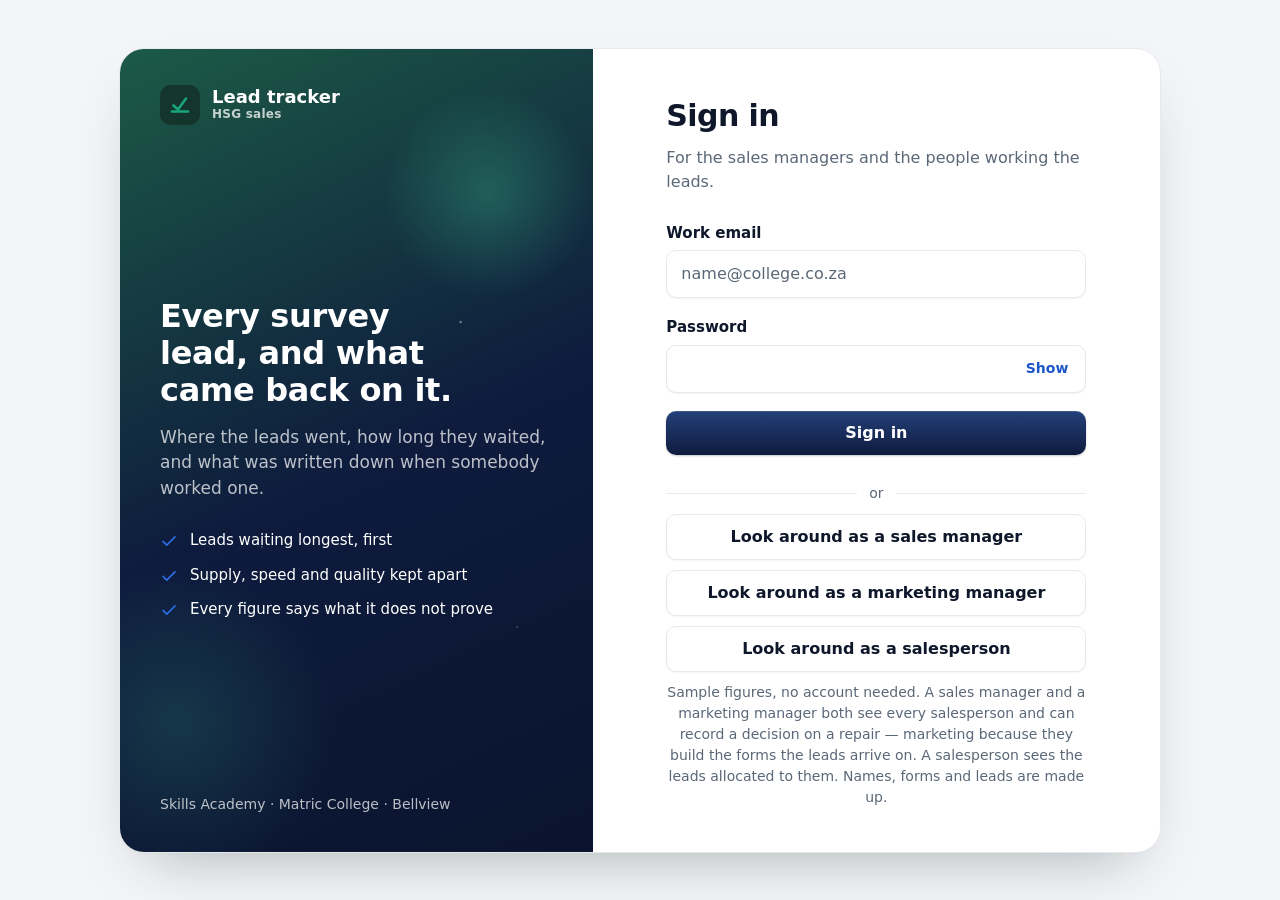
<file: index.html>
<!doctype html>
<html lang="en" data-page="auth">
<head>
  <meta charset="utf-8">
  <meta name="viewport" content="width=device-width, initial-scale=1, viewport-fit=cover">
  <meta http-equiv="Content-Security-Policy" content="default-src 'self'; script-src 'self'; style-src 'self' https://fonts.googleapis.com; font-src https://fonts.gstatic.com; img-src 'self' data:; form-action 'self'; base-uri 'self'; object-src 'none'">
  <meta name="theme-color" content="#F4F5F8" media="(prefers-color-scheme: light)">
  <meta name="referrer" content="strict-origin-when-cross-origin">
  <meta name="description" content="Sign in to the HSG lead tracker.">
  <title>Sign in · Lead tracker</title>
  <link rel="icon" href="assets/img/logo.svg?v=64898787" type="image/svg+xml">
  <link rel="preconnect" href="https://fonts.googleapis.com">
  <link rel="preconnect" href="https://fonts.gstatic.com" crossorigin>
  <link rel="stylesheet" href="https://fonts.googleapis.com/css2?family=Geist:wght@400;500;600;700&family=Geist+Mono:wght@500&display=swap">
  <link rel="stylesheet" href="assets/css/styles.css?v=a379cfd7">
  <script src="assets/js/shared/session.js?v=b1c901f2"></script>
</head>
<body>
  <a class="skip-link" href="#main">Skip to content</a>
  <div class="auth-layout">
    <aside class="auth-panel">
      <a class="brand" href="index.html"><img src="assets/img/logo.svg?v=64898787" width="40" height="40" alt=""><span class="brand-text"><b>Lead tracker</b><small>HSG sales</small></span></a>
      <div class="auth-panel-copy">
        <p class="auth-lead">Every survey lead, and what came back on it.</p>
        <p>Where the leads went, how long they waited, and what was written down when somebody worked one.</p>
        <ul class="auth-points">
          <li><svg width="18" height="18" viewBox="0 0 24 24" fill="none" stroke="currentColor" stroke-width="2" stroke-linecap="round" stroke-linejoin="round" aria-hidden="true"><path d="M4 12.5l5 5L20 6.5"/></svg>Leads waiting longest, first</li>
          <li><svg width="18" height="18" viewBox="0 0 24 24" fill="none" stroke="currentColor" stroke-width="2" stroke-linecap="round" stroke-linejoin="round" aria-hidden="true"><path d="M4 12.5l5 5L20 6.5"/></svg>Supply, speed and quality kept apart</li>
          <li><svg width="18" height="18" viewBox="0 0 24 24" fill="none" stroke="currentColor" stroke-width="2" stroke-linecap="round" stroke-linejoin="round" aria-hidden="true"><path d="M4 12.5l5 5L20 6.5"/></svg>Every figure says what it does not prove</li>
        </ul>
      </div>
      <p class="auth-panel-foot">Skills Academy · Matric College · Bellview</p>
    </aside>

    <main class="auth-main" id="main" tabindex="-1">
      <div class="auth-card">
        <a class="brand brand-mobile" href="index.html"><img src="assets/img/logo.svg?v=64898787" width="36" height="36" alt=""><span class="brand-text"><b>Lead tracker</b><small>HSG sales</small></span></a>

        <header>
          <h1>Sign in</h1>
          <p>For the sales managers and the people working the leads.</p>
        </header>

        <form class="form" method="post" data-not-connected>
          <div class="field">
            <label for="email">Work email</label>
            <input class="input" id="email" name="email" type="email" autocomplete="username" spellcheck="false" placeholder="name@college.co.za" required>
          </div>

          <div class="field">
            <label for="password">Password</label>
            <div class="password">
              <input class="input" id="password" name="password" type="password" autocomplete="current-password" required>
              <button type="button" data-toggle-password aria-controls="password" aria-pressed="false">Show</button>
            </div>
          </div>

          <button class="button" type="submit">Sign in</button>

          <div class="form-notice" role="status" tabindex="-1" hidden>
            <svg width="18" height="18" viewBox="0 0 24 24" fill="none" stroke="currentColor" stroke-width="2" stroke-linecap="round" aria-hidden="true"><circle cx="12" cy="12" r="9"/><path d="M12 11v6M12 7.5v.5"/></svg>
            <span>Signing in isn't switched on yet. You'll be able to use this page once accounts are set up.</span>
          </div>
        </form>

        <div class="demo">
          <p class="divider">or</p>
          <button class="button button-secondary" type="button" data-demo-sign-in="manager">Look around as a sales manager</button>
          <button class="button button-secondary" type="button" data-demo-sign-in="marketing">Look around as a marketing manager</button>
          <button class="button button-secondary" type="button" data-demo-sign-in="salesperson">Look around as a salesperson</button>
          <p class="field-hint">Sample figures, no account needed. A sales manager and a marketing manager both see every salesperson and can record a decision on a repair — marketing because they build the forms the leads arrive on. A salesperson sees the leads allocated to them. Names, forms and leads are made up.</p>
          <div class="form-notice" id="demo-blocked" role="status" tabindex="-1" hidden>
            <svg width="18" height="18" viewBox="0 0 24 24" fill="none" stroke="currentColor" stroke-width="2" stroke-linecap="round" aria-hidden="true"><circle cx="12" cy="12" r="9"/><path d="M12 11v6M12 7.5v.5"/></svg>
            <span>Your browser is blocking site storage, so the demo can't sign you in. Try a normal (not private) window.</span>
          </div>
        </div>
      </div>
    </main>
  </div>

  <script src="assets/js/shared/auth.js?v=9b4fdaf7"></script>
</body>
</html>
</file>
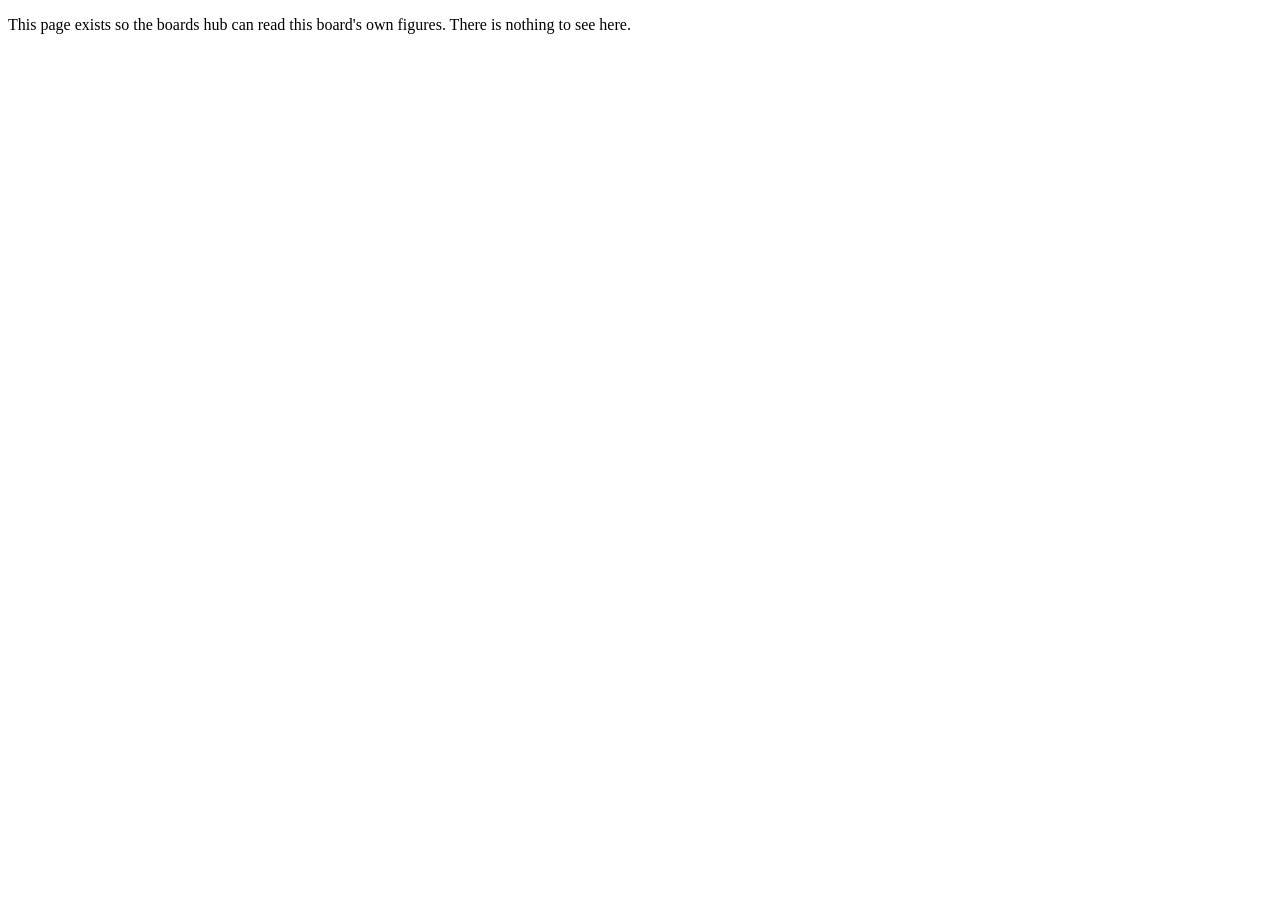
<file: summary.html>
<!doctype html>
<html lang="en">
<head>
  <meta charset="utf-8">
  <meta http-equiv="Content-Security-Policy" content="default-src 'none'; script-src 'self'; base-uri 'self'; form-action 'none'">
  <meta name="robots" content="noindex">
  <title>Lead tracker summary</title>
</head>
<body>
  <p>This page exists so the boards hub can read this board's own figures. There is nothing to see here.</p>
  <script src="assets/js/shared/data.js?v=a0acda4d"></script>
  <script src="assets/js/summary.js?v=09d9441c"></script>
</body>
</html>
</file>
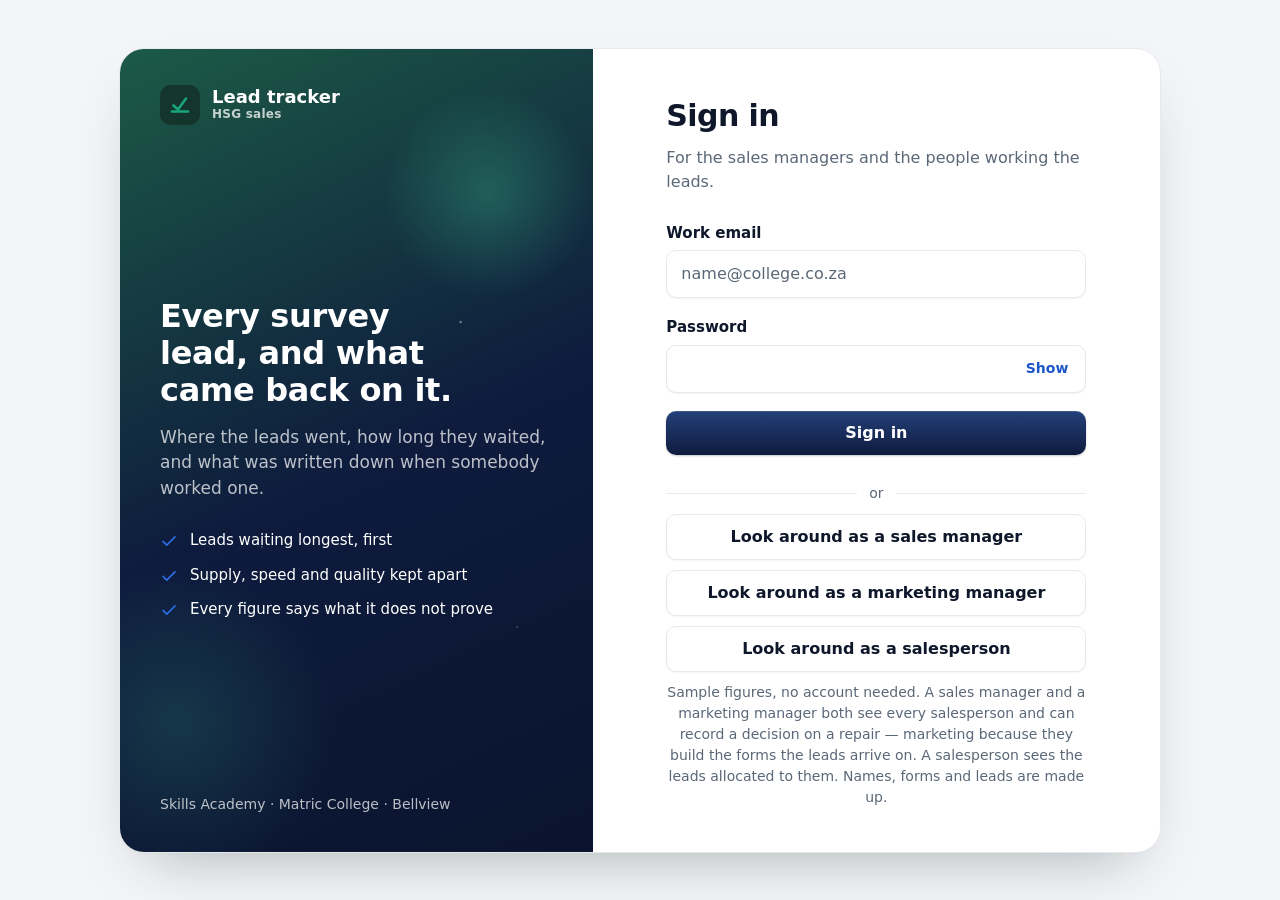
<file: pages/actions.html>
<!doctype html>
<html lang="en" data-page="app">
<head>
  <meta charset="utf-8">
  <meta name="viewport" content="width=device-width, initial-scale=1, viewport-fit=cover">
  <meta http-equiv="Content-Security-Policy" content="default-src 'self'; script-src 'self'; style-src 'self' https://fonts.googleapis.com; font-src https://fonts.gstatic.com; img-src 'self' data:; form-action 'self'; base-uri 'self'; object-src 'none'">
  <meta name="theme-color" content="#F4F5F8" media="(prefers-color-scheme: light)">
  <meta name="referrer" content="strict-origin-when-cross-origin">
  <meta name="robots" content="noindex">
  <meta name="description" content="What the Tally and survey lead records show today.">
  <title>Daily actions · Lead tracker</title>
  <link rel="icon" href="../assets/img/logo.svg?v=64898787" type="image/svg+xml">
  <link rel="preconnect" href="https://fonts.googleapis.com">
  <link rel="preconnect" href="https://fonts.gstatic.com" crossorigin>
  <link rel="stylesheet" href="https://fonts.googleapis.com/css2?family=Geist:wght@400;500;600;700&family=Geist+Mono:wght@500&display=swap">
  <link rel="stylesheet" href="../assets/css/styles.css?v=a379cfd7">
  <script src="../assets/js/shared/session.js?v=b1c901f2"></script>
</head>
<body>
  <a class="skip-link" href="#main">Skip to content</a>
  <div class="app" id="app">
    <aside class="sidebar" id="sidebar" aria-label="Main menu">
      <a class="brand" href="actions.html"><img src="../assets/img/logo.svg?v=64898787" width="36" height="36" alt=""><span class="brand-text"><b>Lead tracker</b><small>HSG sales</small></span></a>

      <nav class="menu" aria-label="Pages">
        <a class="menu-item" href="actions.html" aria-current="page">
          <svg viewBox="0 0 24 24" width="20" height="20" fill="none" stroke="currentColor" stroke-width="2" stroke-linecap="round" stroke-linejoin="round" aria-hidden="true"><path d="M4 12.5l5 5L20 6.5"/></svg>
          <span>Daily actions</span>
        </a>
        <a class="menu-item" href="team.html">
          <svg viewBox="0 0 24 24" width="20" height="20" fill="none" stroke="currentColor" stroke-width="2" stroke-linecap="round" stroke-linejoin="round" aria-hidden="true"><circle cx="9" cy="8" r="3.2"/><path d="M3.5 19.5a5.5 5.5 0 0 1 11 0"/><path d="M16.5 6.2a3 3 0 0 1 0 5.8M17.5 19.5a5.4 5.4 0 0 0-2.2-4.3"/></svg>
          <span>By salesperson</span>
        </a>
        <p class="menu-label">Leads</p>
        <a class="menu-item" href="waiting.html">
          <svg viewBox="0 0 24 24" width="20" height="20" fill="none" stroke="currentColor" stroke-width="2" stroke-linecap="round" stroke-linejoin="round" aria-hidden="true"><circle cx="12" cy="12" r="8.5"/><path d="M12 7.5V12l3 2"/></svg>
          <span>Waiting for evidence</span>
        </a>
        <a class="menu-item" href="notes.html">
          <svg viewBox="0 0 24 24" width="20" height="20" fill="none" stroke="currentColor" stroke-width="2" stroke-linecap="round" stroke-linejoin="round" aria-hidden="true"><path d="M6 3.5h9l4 4V20a1 1 0 0 1-1 1H6a1 1 0 0 1-1-1V4.5a1 1 0 0 1 1-1z"/><path d="M14.5 3.5V8H19"/><path d="M8.5 13h7M8.5 16.5h4"/></svg>
          <span>Note quality</span>
        </a>
        <p class="menu-label">Forms</p>
        <a class="menu-item" href="forms.html">
          <svg viewBox="0 0 24 24" width="20" height="20" fill="none" stroke="currentColor" stroke-width="2" stroke-linecap="round" stroke-linejoin="round" aria-hidden="true"><rect x="4" y="3.5" width="16" height="17" rx="2"/><path d="M8 8.5h8M8 12.5h8M8 16.5h4"/></svg>
          <span>Forms and alerts</span>
        </a>
        <a class="menu-item" href="repairs.html">
          <svg viewBox="0 0 24 24" width="20" height="20" fill="none" stroke="currentColor" stroke-width="2" stroke-linecap="round" stroke-linejoin="round" aria-hidden="true"><path d="M14.7 6.3a3.6 3.6 0 0 0 4.6 4.6l-8.6 8.6a2.2 2.2 0 0 1-3.1-3.1z"/><path d="M5 5l3 3"/></svg>
          <span>Repairs and checks</span>
        </a>
        <p class="menu-label">Evidence</p>
        <a class="menu-item" href="sources.html">
          <svg viewBox="0 0 24 24" width="20" height="20" fill="none" stroke="currentColor" stroke-width="2" stroke-linecap="round" stroke-linejoin="round" aria-hidden="true"><ellipse cx="12" cy="6" rx="8" ry="3"/><path d="M4 6v12c0 1.7 3.6 3 8 3s8-1.3 8-3V6"/><path d="M4 12c0 1.7 3.6 3 8 3s8-1.3 8-3"/></svg>
          <span>Sources and coverage</span>
        </a>
      </nav>

      <div class="sidebar-user">
        <span class="avatar" id="user-initials" aria-hidden="true"></span>
        <div><b id="user-name"></b><small id="user-role"></small></div>
        <button class="icon-button" id="sign-out" type="button" aria-label="Sign out" title="Sign out">
          <svg width="20" height="20" viewBox="0 0 24 24" fill="none" stroke="currentColor" stroke-width="2" stroke-linecap="round" stroke-linejoin="round" aria-hidden="true"><path d="M9 21H5a2 2 0 0 1-2-2V5a2 2 0 0 1 2-2h4"/><path d="M16 17l5-5-5-5M21 12H9"/></svg>
        </button>
      </div>
    </aside>

    <div class="scrim" id="scrim"></div>

    <div class="app-body">
      <header class="topbar">
        <button class="icon-button" id="menu-button" type="button" aria-label="Open menu" aria-controls="sidebar" aria-expanded="false">
          <svg width="22" height="22" viewBox="0 0 24 24" fill="none" stroke="currentColor" stroke-width="2" stroke-linecap="round" aria-hidden="true"><path d="M4 7h16M4 12h16M4 17h16"/></svg>
        </button>
        <a class="brand" href="actions.html"><img src="../assets/img/logo.svg?v=64898787" width="30" height="30" alt=""><span>Lead tracker</span></a>
      </header>

      <main class="app-main" id="main" tabindex="-1">
        <div class="page-header">
          <div>
            <h1>Daily actions</h1>
            <p class="page-note">What the lead records show today, and what is waiting on a decision.</p>
          </div>
        </div>

        <div class="start-here" id="start-here"></div>

        <div class="controls">
          <div class="segmented segmented-four" id="range-picker" role="group" aria-label="Period"></div>
          <label class="sr-only" for="college-filter">College</label>
          <select class="select" id="college-filter"></select>
          <label class="sr-only" for="lead-search">Search the leads</label>
          <input class="search" id="lead-search" type="search" placeholder="Search a person, a form or a lead" autocomplete="off">
          <button class="button button-secondary button-inline more-filters" id="more-filters" type="button" aria-expanded="false" aria-controls="more-filter-set">More filters</button>
          <div class="more-filter-set" id="more-filter-set" hidden>
            <label class="sr-only" for="person-filter">Salesperson</label>
            <select class="select" id="person-filter"></select>
            <div class="views" id="saved-views"></div>
          </div>
          <button class="button button-secondary button-inline" id="filters-clear" type="button" hidden>Show everything</button>
        </div>

        <p class="panel-note" id="lead-note" hidden></p>

        <section class="tiles tiles-three" id="lead-tiles" aria-label="Totals"></section>

        <div class="grid">
          <section class="panel span-7" aria-labelledby="ages-title">
            <div class="panel-head">
              <h2 id="ages-title">How long leads have been waiting</h2>
            </div>
            <div id="age-chart"></div>
            <p class="panel-note">Counted from the day the form was submitted to today, for leads with nothing recorded against them.</p>
          </section>

          <section class="panel span-5" aria-labelledby="evidence-title">
            <div class="panel-head">
              <h2 id="evidence-title">What evidence there is</h2>
            </div>
            <div class="ring-row" id="evidence-rings"></div>
            <p class="panel-note">A status with a date beside it is the only kind that can be checked afterwards. None of it proves the person was reached.</p>
          </section>

          <section class="panel span-12" aria-labelledby="questions-title">
            <div class="panel-head">
              <h2 id="questions-title">Five questions, in order</h2>
            </div>
            <ul class="decision-list" id="question-list"></ul>
          </section>

          <section class="panel span-7" aria-labelledby="status-title">
            <div class="panel-head">
              <h2 id="status-title">What people recorded</h2>
            </div>
            <div id="status-chart"></div>
            <p class="panel-note">The latest status on each lead that carries one. Leads with none are under What evidence there is.</p>
          </section>

          <section class="panel span-5" aria-labelledby="supply-title">
            <div class="panel-head">
              <h2 id="supply-title">Leads arriving by day</h2>
            </div>
            <div id="supply-chart"></div>
            <p class="panel-note">Every submission the board holds, counted on the day it came in.</p>
          </section>
        </div>
      </main>
    </div>
  </div>

  <div class="toast" id="toast" role="status" hidden></div>

  <script src="../assets/js/shared/data.js?v=a0acda4d"></script>
  <script src="../assets/js/shared/app.js?v=495cd782"></script>
  <script src="../assets/js/shared/lines.js?v=1865effe"></script>
  <script src="../assets/js/shared/views.js?v=2fb3dd97"></script>
  <script src="../assets/js/shared/charts.js?v=70aa3394"></script>
  <script src="../assets/js/shared/leads.js?v=53fa97dd"></script>
  <script src="../assets/js/pages/actions.js?v=6ec2bb60"></script>
</body>
</html>
</file>
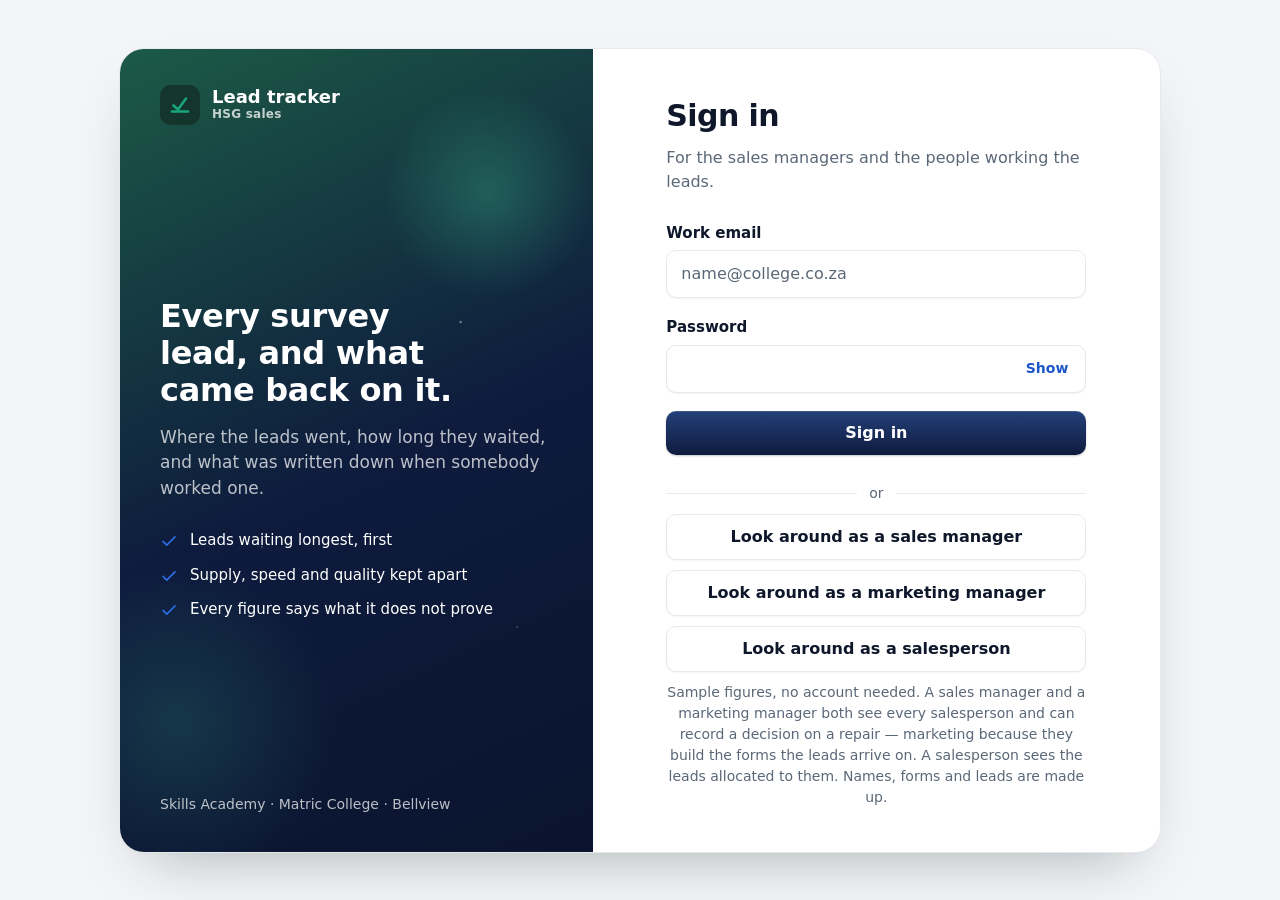
<file: pages/forms.html>
<!doctype html>
<html lang="en" data-page="app">
<head>
  <meta charset="utf-8">
  <meta name="viewport" content="width=device-width, initial-scale=1, viewport-fit=cover">
  <meta http-equiv="Content-Security-Policy" content="default-src 'self'; script-src 'self'; style-src 'self' https://fonts.googleapis.com; font-src https://fonts.gstatic.com; img-src 'self' data:; form-action 'self'; base-uri 'self'; object-src 'none'">
  <meta name="theme-color" content="#F4F5F8" media="(prefers-color-scheme: light)">
  <meta name="referrer" content="strict-origin-when-cross-origin">
  <meta name="robots" content="noindex">
  <meta name="description" content="The form register and what the checks found.">
  <title>Forms and alerts · Lead tracker</title>
  <link rel="icon" href="../assets/img/logo.svg?v=64898787" type="image/svg+xml">
  <link rel="preconnect" href="https://fonts.googleapis.com">
  <link rel="preconnect" href="https://fonts.gstatic.com" crossorigin>
  <link rel="stylesheet" href="https://fonts.googleapis.com/css2?family=Geist:wght@400;500;600;700&family=Geist+Mono:wght@500&display=swap">
  <link rel="stylesheet" href="../assets/css/styles.css?v=a379cfd7">
  <script src="../assets/js/shared/session.js?v=b1c901f2"></script>
</head>
<body>
  <a class="skip-link" href="#main">Skip to content</a>
  <div class="app" id="app">
    <aside class="sidebar" id="sidebar" aria-label="Main menu">
      <a class="brand" href="actions.html"><img src="../assets/img/logo.svg?v=64898787" width="36" height="36" alt=""><span class="brand-text"><b>Lead tracker</b><small>HSG sales</small></span></a>

      <nav class="menu" aria-label="Pages">
        <a class="menu-item" href="actions.html">
          <svg viewBox="0 0 24 24" width="20" height="20" fill="none" stroke="currentColor" stroke-width="2" stroke-linecap="round" stroke-linejoin="round" aria-hidden="true"><path d="M4 12.5l5 5L20 6.5"/></svg>
          <span>Daily actions</span>
        </a>
        <a class="menu-item" href="team.html">
          <svg viewBox="0 0 24 24" width="20" height="20" fill="none" stroke="currentColor" stroke-width="2" stroke-linecap="round" stroke-linejoin="round" aria-hidden="true"><circle cx="9" cy="8" r="3.2"/><path d="M3.5 19.5a5.5 5.5 0 0 1 11 0"/><path d="M16.5 6.2a3 3 0 0 1 0 5.8M17.5 19.5a5.4 5.4 0 0 0-2.2-4.3"/></svg>
          <span>By salesperson</span>
        </a>
        <p class="menu-label">Leads</p>
        <a class="menu-item" href="waiting.html">
          <svg viewBox="0 0 24 24" width="20" height="20" fill="none" stroke="currentColor" stroke-width="2" stroke-linecap="round" stroke-linejoin="round" aria-hidden="true"><circle cx="12" cy="12" r="8.5"/><path d="M12 7.5V12l3 2"/></svg>
          <span>Waiting for evidence</span>
        </a>
        <a class="menu-item" href="notes.html">
          <svg viewBox="0 0 24 24" width="20" height="20" fill="none" stroke="currentColor" stroke-width="2" stroke-linecap="round" stroke-linejoin="round" aria-hidden="true"><path d="M6 3.5h9l4 4V20a1 1 0 0 1-1 1H6a1 1 0 0 1-1-1V4.5a1 1 0 0 1 1-1z"/><path d="M14.5 3.5V8H19"/><path d="M8.5 13h7M8.5 16.5h4"/></svg>
          <span>Note quality</span>
        </a>
        <p class="menu-label">Forms</p>
        <a class="menu-item" href="forms.html" aria-current="page">
          <svg viewBox="0 0 24 24" width="20" height="20" fill="none" stroke="currentColor" stroke-width="2" stroke-linecap="round" stroke-linejoin="round" aria-hidden="true"><rect x="4" y="3.5" width="16" height="17" rx="2"/><path d="M8 8.5h8M8 12.5h8M8 16.5h4"/></svg>
          <span>Forms and alerts</span>
        </a>
        <a class="menu-item" href="repairs.html">
          <svg viewBox="0 0 24 24" width="20" height="20" fill="none" stroke="currentColor" stroke-width="2" stroke-linecap="round" stroke-linejoin="round" aria-hidden="true"><path d="M14.7 6.3a3.6 3.6 0 0 0 4.6 4.6l-8.6 8.6a2.2 2.2 0 0 1-3.1-3.1z"/><path d="M5 5l3 3"/></svg>
          <span>Repairs and checks</span>
        </a>
        <p class="menu-label">Evidence</p>
        <a class="menu-item" href="sources.html">
          <svg viewBox="0 0 24 24" width="20" height="20" fill="none" stroke="currentColor" stroke-width="2" stroke-linecap="round" stroke-linejoin="round" aria-hidden="true"><ellipse cx="12" cy="6" rx="8" ry="3"/><path d="M4 6v12c0 1.7 3.6 3 8 3s8-1.3 8-3V6"/><path d="M4 12c0 1.7 3.6 3 8 3s8-1.3 8-3"/></svg>
          <span>Sources and coverage</span>
        </a>
      </nav>

      <div class="sidebar-user">
        <span class="avatar" id="user-initials" aria-hidden="true"></span>
        <div><b id="user-name"></b><small id="user-role"></small></div>
        <button class="icon-button" id="sign-out" type="button" aria-label="Sign out" title="Sign out">
          <svg width="20" height="20" viewBox="0 0 24 24" fill="none" stroke="currentColor" stroke-width="2" stroke-linecap="round" stroke-linejoin="round" aria-hidden="true"><path d="M9 21H5a2 2 0 0 1-2-2V5a2 2 0 0 1 2-2h4"/><path d="M16 17l5-5-5-5M21 12H9"/></svg>
        </button>
      </div>
    </aside>

    <div class="scrim" id="scrim"></div>

    <div class="app-body">
      <header class="topbar">
        <button class="icon-button" id="menu-button" type="button" aria-label="Open menu" aria-controls="sidebar" aria-expanded="false">
          <svg width="22" height="22" viewBox="0 0 24 24" fill="none" stroke="currentColor" stroke-width="2" stroke-linecap="round" aria-hidden="true"><path d="M4 7h16M4 12h16M4 17h16"/></svg>
        </button>
        <a class="brand" href="actions.html"><img src="../assets/img/logo.svg?v=64898787" width="30" height="30" alt=""><span>Lead tracker</span></a>
      </header>

      <main class="app-main" id="main" tabindex="-1">
        <div class="page-header">
          <div>
            <h1>Forms and alerts</h1>
            <p class="page-note">Every form we know about, and what a check found on it.</p>
          </div>
        </div>

        <p class="notice">
          <svg width="18" height="18" viewBox="0 0 24 24" fill="none" stroke="currentColor" stroke-width="2" stroke-linecap="round" aria-hidden="true"><circle cx="12" cy="12" r="9"/><path d="M12 11v6M12 7.5v.5"/></svg>
          <span>These checks look at the form register and where each form writes. They do not open the form, and they do not prove a lead was lost.</span>
        </p>

        <div class="controls">
          <label class="sr-only" for="form-college">College</label>
          <select class="select" id="form-college"></select>
          <label class="sr-only" for="form-search">Search the forms</label>
          <input class="search" id="form-search" type="search" placeholder="Search a form or an owner" autocomplete="off">
          <div class="views" id="saved-views"></div>
          <button class="button button-secondary button-inline" id="forms-clear" type="button" hidden>Show every form</button>
        </div>

        <p class="panel-note" id="forms-note"></p>

        <section class="open-section" aria-labelledby="finding-grid-title">
          <h2 class="sr-only" id="finding-grid-title">Choose a kind of finding</h2>
          <div class="category-grid" id="finding-grid"></div>
        </section>

        <section id="finding-view" aria-labelledby="finding-title" hidden>
          <div class="category-head">
            <nav class="trail" id="forms-trail" aria-label="Where you are"></nav>
            <div class="category-heading">
              <h2 id="finding-title" tabindex="-1"></h2>
              <p class="panel-note" id="finding-note"></p>
            </div>
          </div>
          <p class="panel-note" id="finding-detail"></p>
          <section class="panel">
            <div class="table-wrap">
              <table class="results" id="finding-table"></table>
            </div>
          </section>
        </section>

        <section class="panel" aria-labelledby="register-title">
          <div class="panel-head">
            <h2 id="register-title">The whole form register</h2>
          </div>
          <div class="table-wrap">
            <table class="results" id="form-table"></table>
          </div>
        </section>
      </main>
    </div>
  </div>

  <div class="toast" id="toast" role="status" hidden></div>

  <script src="../assets/js/shared/data.js?v=a0acda4d"></script>
  <script src="../assets/js/shared/app.js?v=495cd782"></script>
  <script src="../assets/js/shared/lines.js?v=1865effe"></script>
  <script src="../assets/js/shared/views.js?v=2fb3dd97"></script>
  <script src="../assets/js/shared/charts.js?v=70aa3394"></script>
  <script src="../assets/js/shared/leads.js?v=53fa97dd"></script>
  <script src="../assets/js/pages/forms.js?v=f7671867"></script>
</body>
</html>
</file>
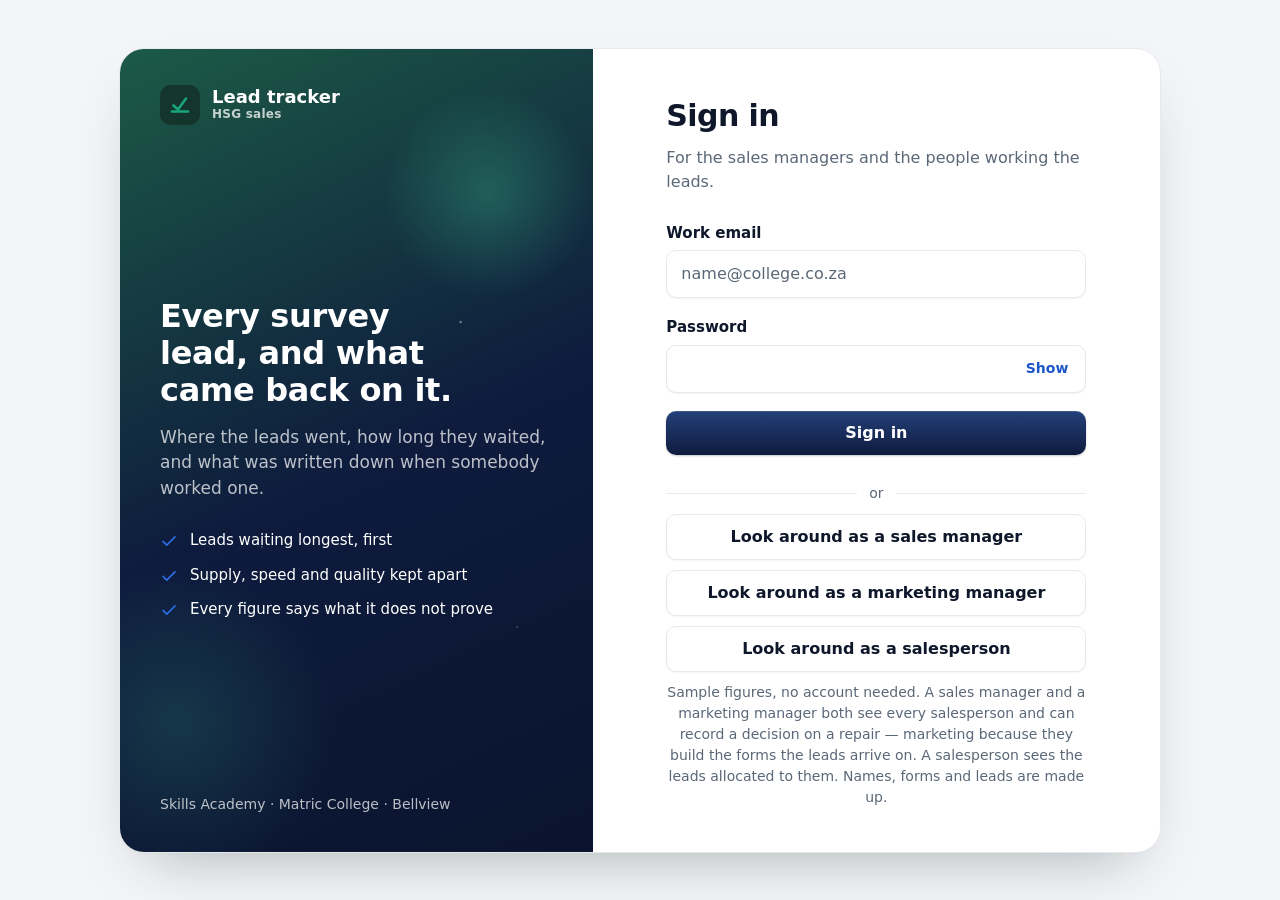
<file: pages/notes.html>
<!doctype html>
<html lang="en" data-page="app">
<head>
  <meta charset="utf-8">
  <meta name="viewport" content="width=device-width, initial-scale=1, viewport-fit=cover">
  <meta http-equiv="Content-Security-Policy" content="default-src 'self'; script-src 'self'; style-src 'self' https://fonts.googleapis.com; font-src https://fonts.gstatic.com; img-src 'self' data:; form-action 'self'; base-uri 'self'; object-src 'none'">
  <meta name="theme-color" content="#F4F5F8" media="(prefers-color-scheme: light)">
  <meta name="referrer" content="strict-origin-when-cross-origin">
  <meta name="robots" content="noindex">
  <meta name="description" content="The follow-up notes people recorded against leads.">
  <title>Note quality · Lead tracker</title>
  <link rel="icon" href="../assets/img/logo.svg?v=64898787" type="image/svg+xml">
  <link rel="preconnect" href="https://fonts.googleapis.com">
  <link rel="preconnect" href="https://fonts.gstatic.com" crossorigin>
  <link rel="stylesheet" href="https://fonts.googleapis.com/css2?family=Geist:wght@400;500;600;700&family=Geist+Mono:wght@500&display=swap">
  <link rel="stylesheet" href="../assets/css/styles.css?v=a379cfd7">
  <script src="../assets/js/shared/session.js?v=b1c901f2"></script>
</head>
<body>
  <a class="skip-link" href="#main">Skip to content</a>
  <div class="app" id="app">
    <aside class="sidebar" id="sidebar" aria-label="Main menu">
      <a class="brand" href="actions.html"><img src="../assets/img/logo.svg?v=64898787" width="36" height="36" alt=""><span class="brand-text"><b>Lead tracker</b><small>HSG sales</small></span></a>

      <nav class="menu" aria-label="Pages">
        <a class="menu-item" href="actions.html">
          <svg viewBox="0 0 24 24" width="20" height="20" fill="none" stroke="currentColor" stroke-width="2" stroke-linecap="round" stroke-linejoin="round" aria-hidden="true"><path d="M4 12.5l5 5L20 6.5"/></svg>
          <span>Daily actions</span>
        </a>
        <a class="menu-item" href="team.html">
          <svg viewBox="0 0 24 24" width="20" height="20" fill="none" stroke="currentColor" stroke-width="2" stroke-linecap="round" stroke-linejoin="round" aria-hidden="true"><circle cx="9" cy="8" r="3.2"/><path d="M3.5 19.5a5.5 5.5 0 0 1 11 0"/><path d="M16.5 6.2a3 3 0 0 1 0 5.8M17.5 19.5a5.4 5.4 0 0 0-2.2-4.3"/></svg>
          <span>By salesperson</span>
        </a>
        <p class="menu-label">Leads</p>
        <a class="menu-item" href="waiting.html">
          <svg viewBox="0 0 24 24" width="20" height="20" fill="none" stroke="currentColor" stroke-width="2" stroke-linecap="round" stroke-linejoin="round" aria-hidden="true"><circle cx="12" cy="12" r="8.5"/><path d="M12 7.5V12l3 2"/></svg>
          <span>Waiting for evidence</span>
        </a>
        <a class="menu-item" href="notes.html" aria-current="page">
          <svg viewBox="0 0 24 24" width="20" height="20" fill="none" stroke="currentColor" stroke-width="2" stroke-linecap="round" stroke-linejoin="round" aria-hidden="true"><path d="M6 3.5h9l4 4V20a1 1 0 0 1-1 1H6a1 1 0 0 1-1-1V4.5a1 1 0 0 1 1-1z"/><path d="M14.5 3.5V8H19"/><path d="M8.5 13h7M8.5 16.5h4"/></svg>
          <span>Note quality</span>
        </a>
        <p class="menu-label">Forms</p>
        <a class="menu-item" href="forms.html">
          <svg viewBox="0 0 24 24" width="20" height="20" fill="none" stroke="currentColor" stroke-width="2" stroke-linecap="round" stroke-linejoin="round" aria-hidden="true"><rect x="4" y="3.5" width="16" height="17" rx="2"/><path d="M8 8.5h8M8 12.5h8M8 16.5h4"/></svg>
          <span>Forms and alerts</span>
        </a>
        <a class="menu-item" href="repairs.html">
          <svg viewBox="0 0 24 24" width="20" height="20" fill="none" stroke="currentColor" stroke-width="2" stroke-linecap="round" stroke-linejoin="round" aria-hidden="true"><path d="M14.7 6.3a3.6 3.6 0 0 0 4.6 4.6l-8.6 8.6a2.2 2.2 0 0 1-3.1-3.1z"/><path d="M5 5l3 3"/></svg>
          <span>Repairs and checks</span>
        </a>
        <p class="menu-label">Evidence</p>
        <a class="menu-item" href="sources.html">
          <svg viewBox="0 0 24 24" width="20" height="20" fill="none" stroke="currentColor" stroke-width="2" stroke-linecap="round" stroke-linejoin="round" aria-hidden="true"><ellipse cx="12" cy="6" rx="8" ry="3"/><path d="M4 6v12c0 1.7 3.6 3 8 3s8-1.3 8-3V6"/><path d="M4 12c0 1.7 3.6 3 8 3s8-1.3 8-3"/></svg>
          <span>Sources and coverage</span>
        </a>
      </nav>

      <div class="sidebar-user">
        <span class="avatar" id="user-initials" aria-hidden="true"></span>
        <div><b id="user-name"></b><small id="user-role"></small></div>
        <button class="icon-button" id="sign-out" type="button" aria-label="Sign out" title="Sign out">
          <svg width="20" height="20" viewBox="0 0 24 24" fill="none" stroke="currentColor" stroke-width="2" stroke-linecap="round" stroke-linejoin="round" aria-hidden="true"><path d="M9 21H5a2 2 0 0 1-2-2V5a2 2 0 0 1 2-2h4"/><path d="M16 17l5-5-5-5M21 12H9"/></svg>
        </button>
      </div>
    </aside>

    <div class="scrim" id="scrim"></div>

    <div class="app-body">
      <header class="topbar">
        <button class="icon-button" id="menu-button" type="button" aria-label="Open menu" aria-controls="sidebar" aria-expanded="false">
          <svg width="22" height="22" viewBox="0 0 24 24" fill="none" stroke="currentColor" stroke-width="2" stroke-linecap="round" aria-hidden="true"><path d="M4 7h16M4 12h16M4 17h16"/></svg>
        </button>
        <a class="brand" href="actions.html"><img src="../assets/img/logo.svg?v=64898787" width="30" height="30" alt=""><span>Lead tracker</span></a>
      </header>

      <main class="app-main" id="main" tabindex="-1">
        <div class="page-header">
          <div>
            <h1>Note quality</h1>
            <p class="page-note">What people wrote against a lead, and whether the next person could use it.</p>
          </div>
        </div>

        <div class="controls">
          <div class="segmented segmented-four" id="range-picker" role="group" aria-label="Period"></div>
          <label class="sr-only" for="college-filter">College</label>
          <select class="select" id="college-filter"></select>
          <label class="sr-only" for="lead-search">Search the leads</label>
          <input class="search" id="lead-search" type="search" placeholder="Search a person, a form or a lead" autocomplete="off">
          <button class="button button-secondary button-inline more-filters" id="more-filters" type="button" aria-expanded="false" aria-controls="more-filter-set">More filters</button>
          <div class="more-filter-set" id="more-filter-set" hidden>
            <label class="sr-only" for="person-filter">Salesperson</label>
            <select class="select" id="person-filter"></select>
            <div class="views" id="saved-views"></div>
          </div>
          <button class="button button-secondary button-inline" id="filters-clear" type="button" hidden>Show everything</button>
        </div>

        <p class="panel-note" id="notes-note"></p>

        <section class="open-section" aria-labelledby="weight-grid-title">
          <h2 class="sr-only" id="weight-grid-title">Choose a kind of note</h2>
          <div class="category-grid" id="weight-grid"></div>
        </section>

        <section id="weight-view" aria-labelledby="weight-title" hidden>
          <div class="category-head">
            <nav class="trail" id="notes-trail" aria-label="Where you are"></nav>
            <div class="category-heading">
              <h2 id="weight-title" tabindex="-1"></h2>
              <p class="panel-note" id="weight-note"></p>
            </div>
          </div>
          <p class="panel-note" id="weight-detail"></p>
          <section class="panel">
            <ul class="note-list" id="note-list"></ul>
          </section>
        </section>
      </main>
    </div>
  </div>

  <div class="toast" id="toast" role="status" hidden></div>

  <script src="../assets/js/shared/data.js?v=a0acda4d"></script>
  <script src="../assets/js/shared/app.js?v=495cd782"></script>
  <script src="../assets/js/shared/lines.js?v=1865effe"></script>
  <script src="../assets/js/shared/views.js?v=2fb3dd97"></script>
  <script src="../assets/js/shared/charts.js?v=70aa3394"></script>
  <script src="../assets/js/shared/leads.js?v=53fa97dd"></script>
  <script src="../assets/js/pages/notes.js?v=fe144703"></script>
</body>
</html>
</file>
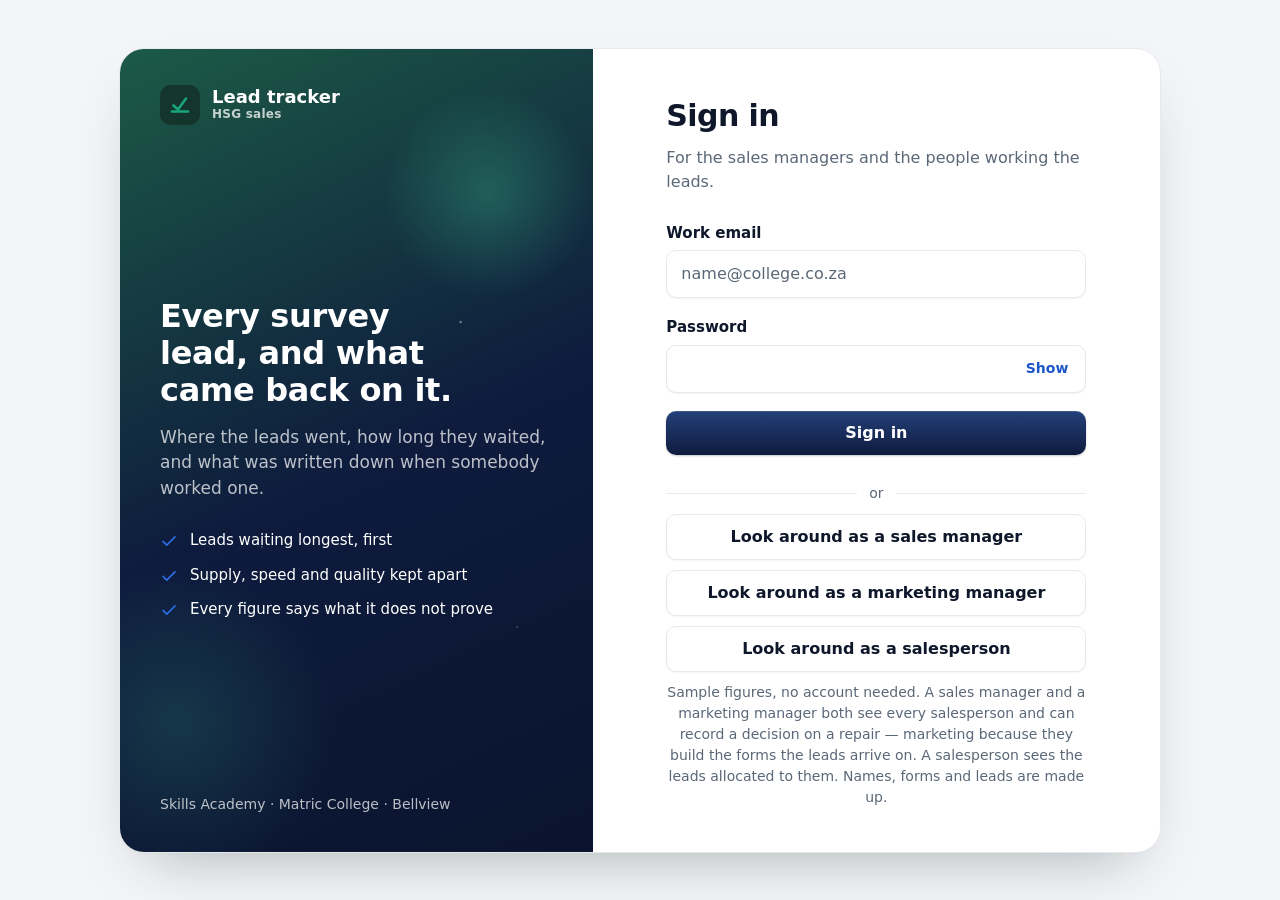
<file: pages/repairs.html>
<!doctype html>
<html lang="en" data-page="app">
<head>
  <meta charset="utf-8">
  <meta name="viewport" content="width=device-width, initial-scale=1, viewport-fit=cover">
  <meta http-equiv="Content-Security-Policy" content="default-src 'self'; script-src 'self'; style-src 'self' https://fonts.googleapis.com; font-src https://fonts.gstatic.com; img-src 'self' data:; form-action 'self'; base-uri 'self'; object-src 'none'">
  <meta name="theme-color" content="#F4F5F8" media="(prefers-color-scheme: light)">
  <meta name="referrer" content="strict-origin-when-cross-origin">
  <meta name="robots" content="noindex">
  <meta name="description" content="Form repairs and whether they were checked.">
  <title>Repairs and checks · Lead tracker</title>
  <link rel="icon" href="../assets/img/logo.svg?v=64898787" type="image/svg+xml">
  <link rel="preconnect" href="https://fonts.googleapis.com">
  <link rel="preconnect" href="https://fonts.gstatic.com" crossorigin>
  <link rel="stylesheet" href="https://fonts.googleapis.com/css2?family=Geist:wght@400;500;600;700&family=Geist+Mono:wght@500&display=swap">
  <link rel="stylesheet" href="../assets/css/styles.css?v=a379cfd7">
  <script src="../assets/js/shared/session.js?v=b1c901f2"></script>
</head>
<body>
  <a class="skip-link" href="#main">Skip to content</a>
  <div class="app" id="app">
    <aside class="sidebar" id="sidebar" aria-label="Main menu">
      <a class="brand" href="actions.html"><img src="../assets/img/logo.svg?v=64898787" width="36" height="36" alt=""><span class="brand-text"><b>Lead tracker</b><small>HSG sales</small></span></a>

      <nav class="menu" aria-label="Pages">
        <a class="menu-item" href="actions.html">
          <svg viewBox="0 0 24 24" width="20" height="20" fill="none" stroke="currentColor" stroke-width="2" stroke-linecap="round" stroke-linejoin="round" aria-hidden="true"><path d="M4 12.5l5 5L20 6.5"/></svg>
          <span>Daily actions</span>
        </a>
        <a class="menu-item" href="team.html">
          <svg viewBox="0 0 24 24" width="20" height="20" fill="none" stroke="currentColor" stroke-width="2" stroke-linecap="round" stroke-linejoin="round" aria-hidden="true"><circle cx="9" cy="8" r="3.2"/><path d="M3.5 19.5a5.5 5.5 0 0 1 11 0"/><path d="M16.5 6.2a3 3 0 0 1 0 5.8M17.5 19.5a5.4 5.4 0 0 0-2.2-4.3"/></svg>
          <span>By salesperson</span>
        </a>
        <p class="menu-label">Leads</p>
        <a class="menu-item" href="waiting.html">
          <svg viewBox="0 0 24 24" width="20" height="20" fill="none" stroke="currentColor" stroke-width="2" stroke-linecap="round" stroke-linejoin="round" aria-hidden="true"><circle cx="12" cy="12" r="8.5"/><path d="M12 7.5V12l3 2"/></svg>
          <span>Waiting for evidence</span>
        </a>
        <a class="menu-item" href="notes.html">
          <svg viewBox="0 0 24 24" width="20" height="20" fill="none" stroke="currentColor" stroke-width="2" stroke-linecap="round" stroke-linejoin="round" aria-hidden="true"><path d="M6 3.5h9l4 4V20a1 1 0 0 1-1 1H6a1 1 0 0 1-1-1V4.5a1 1 0 0 1 1-1z"/><path d="M14.5 3.5V8H19"/><path d="M8.5 13h7M8.5 16.5h4"/></svg>
          <span>Note quality</span>
        </a>
        <p class="menu-label">Forms</p>
        <a class="menu-item" href="forms.html">
          <svg viewBox="0 0 24 24" width="20" height="20" fill="none" stroke="currentColor" stroke-width="2" stroke-linecap="round" stroke-linejoin="round" aria-hidden="true"><rect x="4" y="3.5" width="16" height="17" rx="2"/><path d="M8 8.5h8M8 12.5h8M8 16.5h4"/></svg>
          <span>Forms and alerts</span>
        </a>
        <a class="menu-item" href="repairs.html" aria-current="page">
          <svg viewBox="0 0 24 24" width="20" height="20" fill="none" stroke="currentColor" stroke-width="2" stroke-linecap="round" stroke-linejoin="round" aria-hidden="true"><path d="M14.7 6.3a3.6 3.6 0 0 0 4.6 4.6l-8.6 8.6a2.2 2.2 0 0 1-3.1-3.1z"/><path d="M5 5l3 3"/></svg>
          <span>Repairs and checks</span>
        </a>
        <p class="menu-label">Evidence</p>
        <a class="menu-item" href="sources.html">
          <svg viewBox="0 0 24 24" width="20" height="20" fill="none" stroke="currentColor" stroke-width="2" stroke-linecap="round" stroke-linejoin="round" aria-hidden="true"><ellipse cx="12" cy="6" rx="8" ry="3"/><path d="M4 6v12c0 1.7 3.6 3 8 3s8-1.3 8-3V6"/><path d="M4 12c0 1.7 3.6 3 8 3s8-1.3 8-3"/></svg>
          <span>Sources and coverage</span>
        </a>
      </nav>

      <div class="sidebar-user">
        <span class="avatar" id="user-initials" aria-hidden="true"></span>
        <div><b id="user-name"></b><small id="user-role"></small></div>
        <button class="icon-button" id="sign-out" type="button" aria-label="Sign out" title="Sign out">
          <svg width="20" height="20" viewBox="0 0 24 24" fill="none" stroke="currentColor" stroke-width="2" stroke-linecap="round" stroke-linejoin="round" aria-hidden="true"><path d="M9 21H5a2 2 0 0 1-2-2V5a2 2 0 0 1 2-2h4"/><path d="M16 17l5-5-5-5M21 12H9"/></svg>
        </button>
      </div>
    </aside>

    <div class="scrim" id="scrim"></div>

    <div class="app-body">
      <header class="topbar">
        <button class="icon-button" id="menu-button" type="button" aria-label="Open menu" aria-controls="sidebar" aria-expanded="false">
          <svg width="22" height="22" viewBox="0 0 24 24" fill="none" stroke="currentColor" stroke-width="2" stroke-linecap="round" aria-hidden="true"><path d="M4 7h16M4 12h16M4 17h16"/></svg>
        </button>
        <a class="brand" href="actions.html"><img src="../assets/img/logo.svg?v=64898787" width="30" height="30" alt=""><span>Lead tracker</span></a>
      </header>

      <main class="app-main" id="main" tabindex="-1">
        <div class="page-header">
          <div>
            <h1>Repairs and checks</h1>
            <p class="page-note">What was found on a form, what was done, and whether anyone checked afterwards.</p>
          </div>
        </div>

        <div class="controls">
          <label class="sr-only" for="repair-search">Search the repairs</label>
          <input class="search" id="repair-search" type="search" placeholder="Search a form, a finding or an owner" autocomplete="off">
          <div class="views" id="saved-views"></div>
          <button class="button button-secondary button-inline" id="repairs-clear" type="button" hidden>Show every repair</button>
        </div>

        <p class="panel-note" id="repairs-note"></p>

        <section class="open-section" aria-labelledby="state-grid-title">
          <h2 class="sr-only" id="state-grid-title">Choose a state</h2>
          <div class="status-grid" id="state-grid"></div>
        </section>

        <section id="state-view" aria-labelledby="state-title" hidden>
          <div class="category-head">
            <nav class="trail" id="repairs-trail" aria-label="Where you are"></nav>
            <div class="category-heading">
              <h2 id="state-title" tabindex="-1"></h2>
              <p class="panel-note" id="state-note"></p>
            </div>
          </div>
          <p class="panel-note" id="state-detail"></p>
          <ul class="decision-list" id="repair-list"></ul>
        </section>
      </main>
    </div>
  </div>

  <div class="toast" id="toast" role="status" hidden></div>

  <script src="../assets/js/shared/data.js?v=a0acda4d"></script>
  <script src="../assets/js/shared/app.js?v=495cd782"></script>
  <script src="../assets/js/shared/lines.js?v=1865effe"></script>
  <script src="../assets/js/shared/views.js?v=2fb3dd97"></script>
  <script src="../assets/js/shared/charts.js?v=70aa3394"></script>
  <script src="../assets/js/shared/leads.js?v=53fa97dd"></script>
  <script src="../assets/js/pages/repairs.js?v=571b2d37"></script>
</body>
</html>
</file>
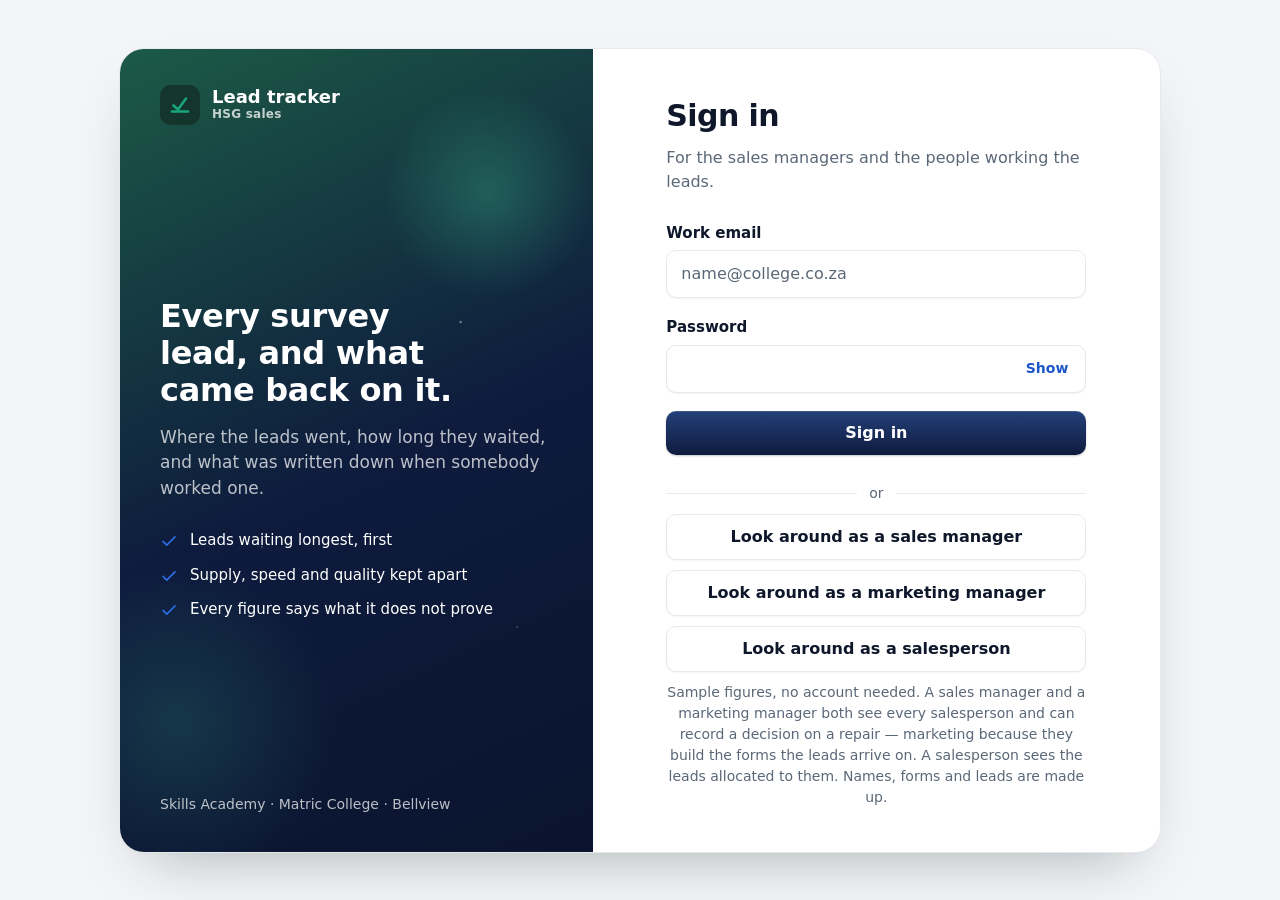
<file: pages/sources.html>
<!doctype html>
<html lang="en" data-page="app">
<head>
  <meta charset="utf-8">
  <meta name="viewport" content="width=device-width, initial-scale=1, viewport-fit=cover">
  <meta http-equiv="Content-Security-Policy" content="default-src 'self'; script-src 'self'; style-src 'self' https://fonts.googleapis.com; font-src https://fonts.gstatic.com; img-src 'self' data:; form-action 'self'; base-uri 'self'; object-src 'none'">
  <meta name="theme-color" content="#F4F5F8" media="(prefers-color-scheme: light)">
  <meta name="referrer" content="strict-origin-when-cross-origin">
  <meta name="robots" content="noindex">
  <meta name="description" content="What this board reads and what it cannot see.">
  <title>Sources and coverage · Lead tracker</title>
  <link rel="icon" href="../assets/img/logo.svg?v=64898787" type="image/svg+xml">
  <link rel="preconnect" href="https://fonts.googleapis.com">
  <link rel="preconnect" href="https://fonts.gstatic.com" crossorigin>
  <link rel="stylesheet" href="https://fonts.googleapis.com/css2?family=Geist:wght@400;500;600;700&family=Geist+Mono:wght@500&display=swap">
  <link rel="stylesheet" href="../assets/css/styles.css?v=a379cfd7">
  <script src="../assets/js/shared/session.js?v=b1c901f2"></script>
</head>
<body>
  <a class="skip-link" href="#main">Skip to content</a>
  <div class="app" id="app">
    <aside class="sidebar" id="sidebar" aria-label="Main menu">
      <a class="brand" href="actions.html"><img src="../assets/img/logo.svg?v=64898787" width="36" height="36" alt=""><span class="brand-text"><b>Lead tracker</b><small>HSG sales</small></span></a>

      <nav class="menu" aria-label="Pages">
        <a class="menu-item" href="actions.html">
          <svg viewBox="0 0 24 24" width="20" height="20" fill="none" stroke="currentColor" stroke-width="2" stroke-linecap="round" stroke-linejoin="round" aria-hidden="true"><path d="M4 12.5l5 5L20 6.5"/></svg>
          <span>Daily actions</span>
        </a>
        <a class="menu-item" href="team.html">
          <svg viewBox="0 0 24 24" width="20" height="20" fill="none" stroke="currentColor" stroke-width="2" stroke-linecap="round" stroke-linejoin="round" aria-hidden="true"><circle cx="9" cy="8" r="3.2"/><path d="M3.5 19.5a5.5 5.5 0 0 1 11 0"/><path d="M16.5 6.2a3 3 0 0 1 0 5.8M17.5 19.5a5.4 5.4 0 0 0-2.2-4.3"/></svg>
          <span>By salesperson</span>
        </a>
        <p class="menu-label">Leads</p>
        <a class="menu-item" href="waiting.html">
          <svg viewBox="0 0 24 24" width="20" height="20" fill="none" stroke="currentColor" stroke-width="2" stroke-linecap="round" stroke-linejoin="round" aria-hidden="true"><circle cx="12" cy="12" r="8.5"/><path d="M12 7.5V12l3 2"/></svg>
          <span>Waiting for evidence</span>
        </a>
        <a class="menu-item" href="notes.html">
          <svg viewBox="0 0 24 24" width="20" height="20" fill="none" stroke="currentColor" stroke-width="2" stroke-linecap="round" stroke-linejoin="round" aria-hidden="true"><path d="M6 3.5h9l4 4V20a1 1 0 0 1-1 1H6a1 1 0 0 1-1-1V4.5a1 1 0 0 1 1-1z"/><path d="M14.5 3.5V8H19"/><path d="M8.5 13h7M8.5 16.5h4"/></svg>
          <span>Note quality</span>
        </a>
        <p class="menu-label">Forms</p>
        <a class="menu-item" href="forms.html">
          <svg viewBox="0 0 24 24" width="20" height="20" fill="none" stroke="currentColor" stroke-width="2" stroke-linecap="round" stroke-linejoin="round" aria-hidden="true"><rect x="4" y="3.5" width="16" height="17" rx="2"/><path d="M8 8.5h8M8 12.5h8M8 16.5h4"/></svg>
          <span>Forms and alerts</span>
        </a>
        <a class="menu-item" href="repairs.html">
          <svg viewBox="0 0 24 24" width="20" height="20" fill="none" stroke="currentColor" stroke-width="2" stroke-linecap="round" stroke-linejoin="round" aria-hidden="true"><path d="M14.7 6.3a3.6 3.6 0 0 0 4.6 4.6l-8.6 8.6a2.2 2.2 0 0 1-3.1-3.1z"/><path d="M5 5l3 3"/></svg>
          <span>Repairs and checks</span>
        </a>
        <p class="menu-label">Evidence</p>
        <a class="menu-item" href="sources.html" aria-current="page">
          <svg viewBox="0 0 24 24" width="20" height="20" fill="none" stroke="currentColor" stroke-width="2" stroke-linecap="round" stroke-linejoin="round" aria-hidden="true"><ellipse cx="12" cy="6" rx="8" ry="3"/><path d="M4 6v12c0 1.7 3.6 3 8 3s8-1.3 8-3V6"/><path d="M4 12c0 1.7 3.6 3 8 3s8-1.3 8-3"/></svg>
          <span>Sources and coverage</span>
        </a>
      </nav>

      <div class="sidebar-user">
        <span class="avatar" id="user-initials" aria-hidden="true"></span>
        <div><b id="user-name"></b><small id="user-role"></small></div>
        <button class="icon-button" id="sign-out" type="button" aria-label="Sign out" title="Sign out">
          <svg width="20" height="20" viewBox="0 0 24 24" fill="none" stroke="currentColor" stroke-width="2" stroke-linecap="round" stroke-linejoin="round" aria-hidden="true"><path d="M9 21H5a2 2 0 0 1-2-2V5a2 2 0 0 1 2-2h4"/><path d="M16 17l5-5-5-5M21 12H9"/></svg>
        </button>
      </div>
    </aside>

    <div class="scrim" id="scrim"></div>

    <div class="app-body">
      <header class="topbar">
        <button class="icon-button" id="menu-button" type="button" aria-label="Open menu" aria-controls="sidebar" aria-expanded="false">
          <svg width="22" height="22" viewBox="0 0 24 24" fill="none" stroke="currentColor" stroke-width="2" stroke-linecap="round" aria-hidden="true"><path d="M4 7h16M4 12h16M4 17h16"/></svg>
        </button>
        <a class="brand" href="actions.html"><img src="../assets/img/logo.svg?v=64898787" width="30" height="30" alt=""><span>Lead tracker</span></a>
      </header>

      <main class="app-main" id="main" tabindex="-1">
        <div class="page-header">
          <div>
            <h1>Sources and coverage</h1>
            <p class="page-note">Which workbooks this board reads, when they were read, and what is not joined up.</p>
          </div>
        </div>

        <section class="panel" aria-labelledby="read-title">
          <div class="panel-head">
            <h2 id="read-title">What this board reads</h2>
          </div>
          <div class="table-wrap">
            <table class="results" id="source-table"></table>
          </div>
          <p class="panel-note">Read-only. Nothing on this board writes to a source workbook.</p>
        </section>

        <div class="grid">
          <section class="panel span-6" aria-labelledby="counting-title">
            <div class="panel-head">
              <h2 id="counting-title">How the figures are counted</h2>
            </div>
            <dl class="figure-list" id="counting-list"></dl>
          </section>

          <section class="panel span-6" aria-labelledby="gaps-title">
            <div class="panel-head">
              <h2 id="gaps-title">What is not joined up</h2>
            </div>
            <ul class="decision-list" id="gap-list"></ul>
          </section>
        </div>
      </main>
    </div>
  </div>

  <div class="toast" id="toast" role="status" hidden></div>

  <script src="../assets/js/shared/data.js?v=a0acda4d"></script>
  <script src="../assets/js/shared/app.js?v=495cd782"></script>
  <script src="../assets/js/shared/lines.js?v=1865effe"></script>
  <script src="../assets/js/shared/views.js?v=2fb3dd97"></script>
  <script src="../assets/js/shared/charts.js?v=70aa3394"></script>
  <script src="../assets/js/shared/leads.js?v=53fa97dd"></script>
  <script src="../assets/js/pages/sources.js?v=ddf7a272"></script>
</body>
</html>
</file>
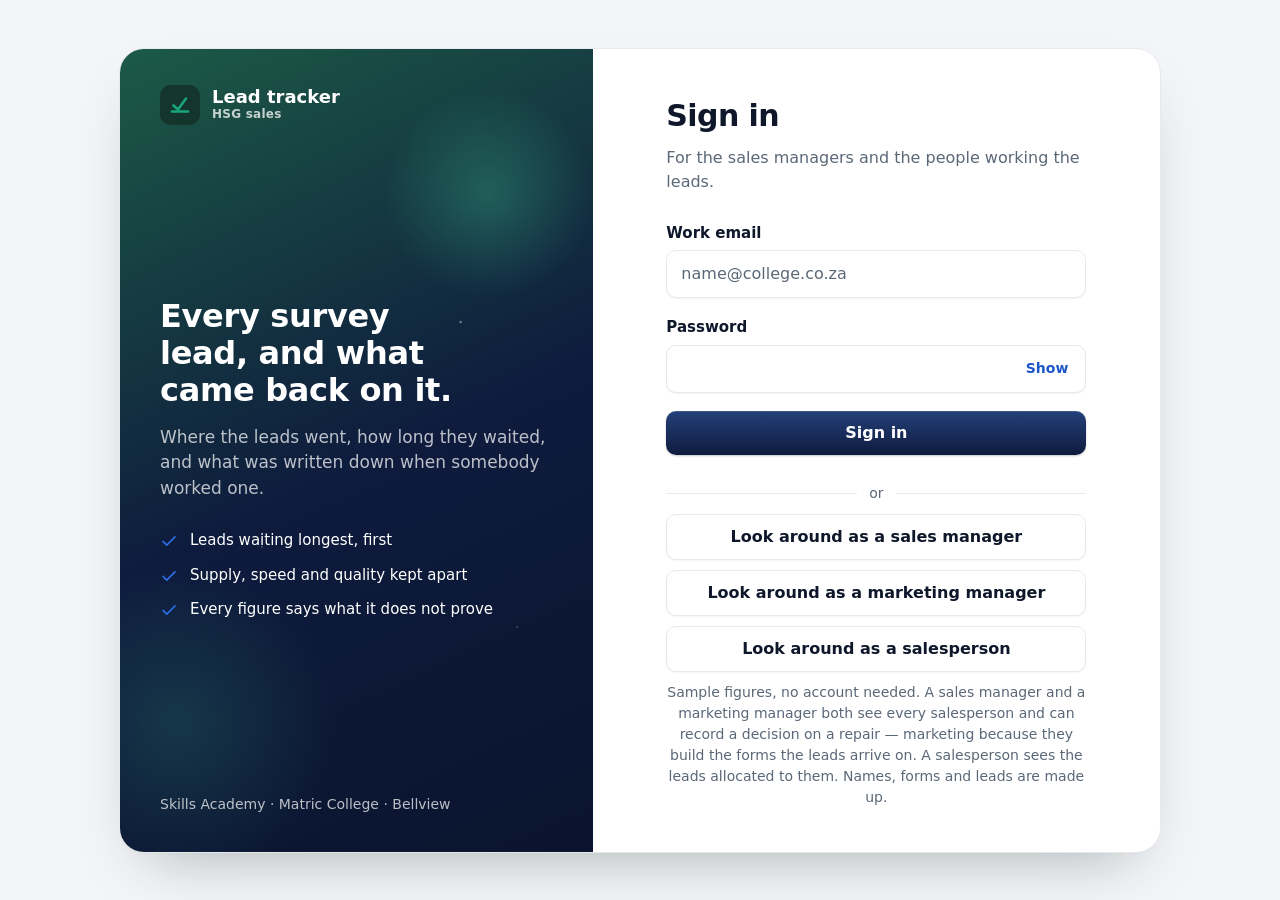
<file: pages/team.html>
<!doctype html>
<html lang="en" data-page="app">
<head>
  <meta charset="utf-8">
  <meta name="viewport" content="width=device-width, initial-scale=1, viewport-fit=cover">
  <meta http-equiv="Content-Security-Policy" content="default-src 'self'; script-src 'self'; style-src 'self' https://fonts.googleapis.com; font-src https://fonts.gstatic.com; img-src 'self' data:; form-action 'self'; base-uri 'self'; object-src 'none'">
  <meta name="theme-color" content="#F4F5F8" media="(prefers-color-scheme: light)">
  <meta name="referrer" content="strict-origin-when-cross-origin">
  <meta name="robots" content="noindex">
  <meta name="description" content="Leads and recorded follow-up for each salesperson.">
  <title>By salesperson · Lead tracker</title>
  <link rel="icon" href="../assets/img/logo.svg?v=64898787" type="image/svg+xml">
  <link rel="preconnect" href="https://fonts.googleapis.com">
  <link rel="preconnect" href="https://fonts.gstatic.com" crossorigin>
  <link rel="stylesheet" href="https://fonts.googleapis.com/css2?family=Geist:wght@400;500;600;700&family=Geist+Mono:wght@500&display=swap">
  <link rel="stylesheet" href="../assets/css/styles.css?v=a379cfd7">
  <script src="../assets/js/shared/session.js?v=b1c901f2"></script>
</head>
<body>
  <a class="skip-link" href="#main">Skip to content</a>
  <div class="app" id="app">
    <aside class="sidebar" id="sidebar" aria-label="Main menu">
      <a class="brand" href="actions.html"><img src="../assets/img/logo.svg?v=64898787" width="36" height="36" alt=""><span class="brand-text"><b>Lead tracker</b><small>HSG sales</small></span></a>

      <nav class="menu" aria-label="Pages">
        <a class="menu-item" href="actions.html">
          <svg viewBox="0 0 24 24" width="20" height="20" fill="none" stroke="currentColor" stroke-width="2" stroke-linecap="round" stroke-linejoin="round" aria-hidden="true"><path d="M4 12.5l5 5L20 6.5"/></svg>
          <span>Daily actions</span>
        </a>
        <a class="menu-item" href="team.html" aria-current="page">
          <svg viewBox="0 0 24 24" width="20" height="20" fill="none" stroke="currentColor" stroke-width="2" stroke-linecap="round" stroke-linejoin="round" aria-hidden="true"><circle cx="9" cy="8" r="3.2"/><path d="M3.5 19.5a5.5 5.5 0 0 1 11 0"/><path d="M16.5 6.2a3 3 0 0 1 0 5.8M17.5 19.5a5.4 5.4 0 0 0-2.2-4.3"/></svg>
          <span>By salesperson</span>
        </a>
        <p class="menu-label">Leads</p>
        <a class="menu-item" href="waiting.html">
          <svg viewBox="0 0 24 24" width="20" height="20" fill="none" stroke="currentColor" stroke-width="2" stroke-linecap="round" stroke-linejoin="round" aria-hidden="true"><circle cx="12" cy="12" r="8.5"/><path d="M12 7.5V12l3 2"/></svg>
          <span>Waiting for evidence</span>
        </a>
        <a class="menu-item" href="notes.html">
          <svg viewBox="0 0 24 24" width="20" height="20" fill="none" stroke="currentColor" stroke-width="2" stroke-linecap="round" stroke-linejoin="round" aria-hidden="true"><path d="M6 3.5h9l4 4V20a1 1 0 0 1-1 1H6a1 1 0 0 1-1-1V4.5a1 1 0 0 1 1-1z"/><path d="M14.5 3.5V8H19"/><path d="M8.5 13h7M8.5 16.5h4"/></svg>
          <span>Note quality</span>
        </a>
        <p class="menu-label">Forms</p>
        <a class="menu-item" href="forms.html">
          <svg viewBox="0 0 24 24" width="20" height="20" fill="none" stroke="currentColor" stroke-width="2" stroke-linecap="round" stroke-linejoin="round" aria-hidden="true"><rect x="4" y="3.5" width="16" height="17" rx="2"/><path d="M8 8.5h8M8 12.5h8M8 16.5h4"/></svg>
          <span>Forms and alerts</span>
        </a>
        <a class="menu-item" href="repairs.html">
          <svg viewBox="0 0 24 24" width="20" height="20" fill="none" stroke="currentColor" stroke-width="2" stroke-linecap="round" stroke-linejoin="round" aria-hidden="true"><path d="M14.7 6.3a3.6 3.6 0 0 0 4.6 4.6l-8.6 8.6a2.2 2.2 0 0 1-3.1-3.1z"/><path d="M5 5l3 3"/></svg>
          <span>Repairs and checks</span>
        </a>
        <p class="menu-label">Evidence</p>
        <a class="menu-item" href="sources.html">
          <svg viewBox="0 0 24 24" width="20" height="20" fill="none" stroke="currentColor" stroke-width="2" stroke-linecap="round" stroke-linejoin="round" aria-hidden="true"><ellipse cx="12" cy="6" rx="8" ry="3"/><path d="M4 6v12c0 1.7 3.6 3 8 3s8-1.3 8-3V6"/><path d="M4 12c0 1.7 3.6 3 8 3s8-1.3 8-3"/></svg>
          <span>Sources and coverage</span>
        </a>
      </nav>

      <div class="sidebar-user">
        <span class="avatar" id="user-initials" aria-hidden="true"></span>
        <div><b id="user-name"></b><small id="user-role"></small></div>
        <button class="icon-button" id="sign-out" type="button" aria-label="Sign out" title="Sign out">
          <svg width="20" height="20" viewBox="0 0 24 24" fill="none" stroke="currentColor" stroke-width="2" stroke-linecap="round" stroke-linejoin="round" aria-hidden="true"><path d="M9 21H5a2 2 0 0 1-2-2V5a2 2 0 0 1 2-2h4"/><path d="M16 17l5-5-5-5M21 12H9"/></svg>
        </button>
      </div>
    </aside>

    <div class="scrim" id="scrim"></div>

    <div class="app-body">
      <header class="topbar">
        <button class="icon-button" id="menu-button" type="button" aria-label="Open menu" aria-controls="sidebar" aria-expanded="false">
          <svg width="22" height="22" viewBox="0 0 24 24" fill="none" stroke="currentColor" stroke-width="2" stroke-linecap="round" aria-hidden="true"><path d="M4 7h16M4 12h16M4 17h16"/></svg>
        </button>
        <a class="brand" href="actions.html"><img src="../assets/img/logo.svg?v=64898787" width="30" height="30" alt=""><span>Lead tracker</span></a>
      </header>

      <main class="app-main" id="main" tabindex="-1">
        <div class="page-header">
          <div>
            <h1>By salesperson</h1>
            <p class="page-note">How many leads each person was given, and what came back on them.</p>
          </div>
        </div>

        <div class="controls">
          <div class="segmented segmented-four" id="range-picker" role="group" aria-label="Period"></div>
          <label class="sr-only" for="college-filter">College</label>
          <select class="select" id="college-filter"></select>
          <label class="sr-only" for="lead-search">Search the leads</label>
          <input class="search" id="lead-search" type="search" placeholder="Search a person, a form or a lead" autocomplete="off">
          <button class="button button-secondary button-inline more-filters" id="more-filters" type="button" aria-expanded="false" aria-controls="more-filter-set">More filters</button>
          <div class="more-filter-set" id="more-filter-set" hidden>
            <label class="sr-only" for="person-filter">Salesperson</label>
            <select class="select" id="person-filter"></select>
            <div class="views" id="saved-views"></div>
          </div>
          <button class="button button-secondary button-inline" id="filters-clear" type="button" hidden>Show everything</button>
        </div>

        <p class="panel-note" id="team-note" hidden></p>

        <section class="tiles tiles-four" id="team-tiles" aria-label="Totals"></section>

        <section class="panel" aria-labelledby="team-title" id="team-panel">
          <div class="panel-head">
            <h2 id="team-title">Every salesperson in this selection</h2>
          </div>
          <div class="table-wrap">
            <table class="results" id="team-table"></table>
          </div>
          <p class="panel-note">Leads given is what the sheet allocated. Recorded is what came back on those leads, not what was done.</p>
        </section>

        <section id="person-view" aria-labelledby="person-title" hidden>
          <div class="category-head">
            <nav class="trail" id="person-trail" aria-label="Where you are"></nav>
            <div class="category-heading">
              <h2 id="person-title" tabindex="-1"></h2>
              <p class="panel-note" id="person-note"></p>
            </div>
          </div>
          <section class="tiles tiles-four" id="person-tiles" aria-label="This person"></section>
          <section class="panel">
            <div class="table-wrap">
              <table class="results" id="person-table"></table>
            </div>
          </section>
        </section>
      </main>
    </div>
  </div>

  <div class="toast" id="toast" role="status" hidden></div>

  <script src="../assets/js/shared/data.js?v=a0acda4d"></script>
  <script src="../assets/js/shared/app.js?v=495cd782"></script>
  <script src="../assets/js/shared/lines.js?v=1865effe"></script>
  <script src="../assets/js/shared/views.js?v=2fb3dd97"></script>
  <script src="../assets/js/shared/charts.js?v=70aa3394"></script>
  <script src="../assets/js/shared/leads.js?v=53fa97dd"></script>
  <script src="../assets/js/pages/team.js?v=d3049622"></script>
</body>
</html>
</file>
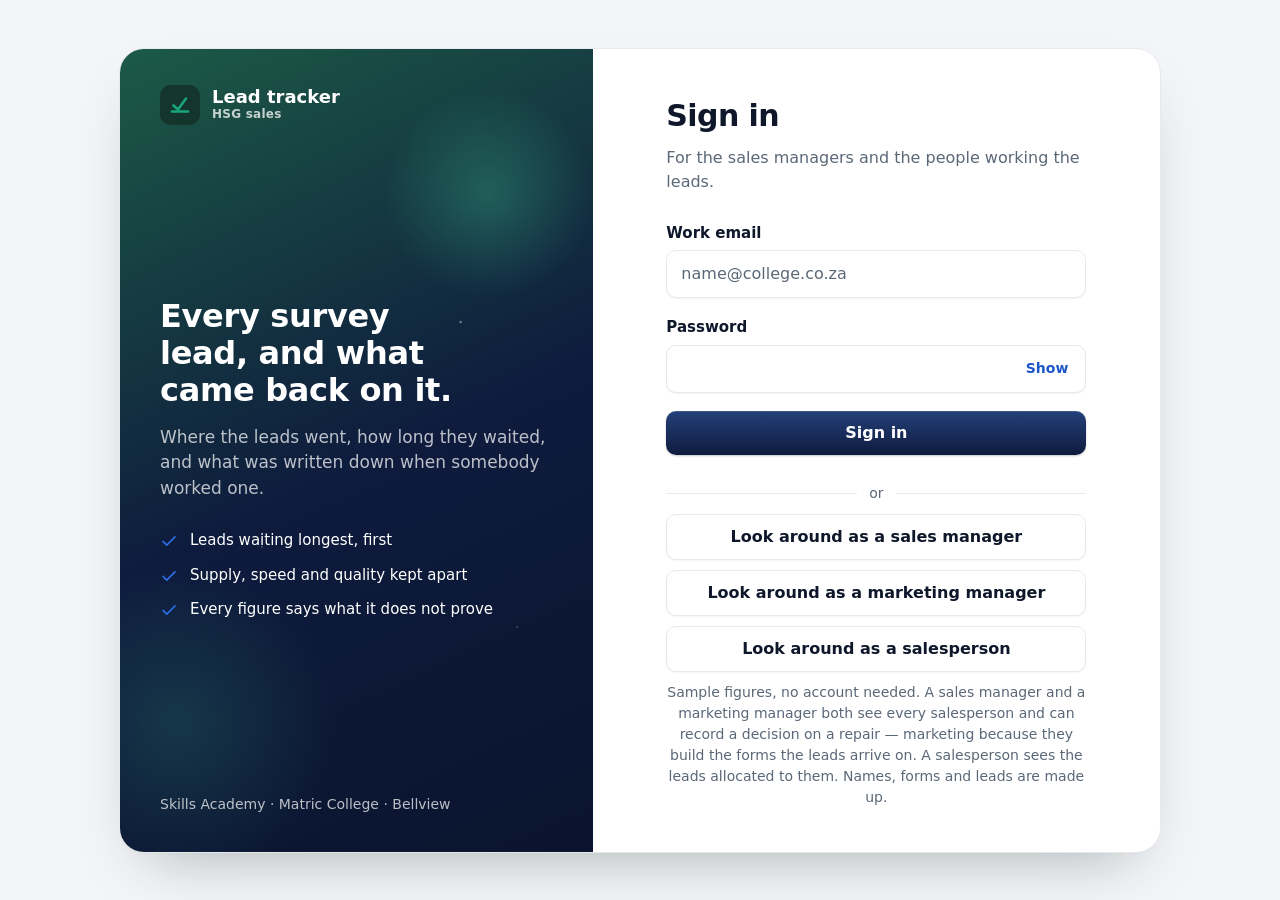
<file: pages/waiting.html>
<!doctype html>
<html lang="en" data-page="app">
<head>
  <meta charset="utf-8">
  <meta name="viewport" content="width=device-width, initial-scale=1, viewport-fit=cover">
  <meta http-equiv="Content-Security-Policy" content="default-src 'self'; script-src 'self'; style-src 'self' https://fonts.googleapis.com; font-src https://fonts.gstatic.com; img-src 'self' data:; form-action 'self'; base-uri 'self'; object-src 'none'">
  <meta name="theme-color" content="#F4F5F8" media="(prefers-color-scheme: light)">
  <meta name="referrer" content="strict-origin-when-cross-origin">
  <meta name="robots" content="noindex">
  <meta name="description" content="Leads with nothing recorded against them yet.">
  <title>Waiting for evidence · Lead tracker</title>
  <link rel="icon" href="../assets/img/logo.svg?v=64898787" type="image/svg+xml">
  <link rel="preconnect" href="https://fonts.googleapis.com">
  <link rel="preconnect" href="https://fonts.gstatic.com" crossorigin>
  <link rel="stylesheet" href="https://fonts.googleapis.com/css2?family=Geist:wght@400;500;600;700&family=Geist+Mono:wght@500&display=swap">
  <link rel="stylesheet" href="../assets/css/styles.css?v=a379cfd7">
  <script src="../assets/js/shared/session.js?v=b1c901f2"></script>
</head>
<body>
  <a class="skip-link" href="#main">Skip to content</a>
  <div class="app" id="app">
    <aside class="sidebar" id="sidebar" aria-label="Main menu">
      <a class="brand" href="actions.html"><img src="../assets/img/logo.svg?v=64898787" width="36" height="36" alt=""><span class="brand-text"><b>Lead tracker</b><small>HSG sales</small></span></a>

      <nav class="menu" aria-label="Pages">
        <a class="menu-item" href="actions.html">
          <svg viewBox="0 0 24 24" width="20" height="20" fill="none" stroke="currentColor" stroke-width="2" stroke-linecap="round" stroke-linejoin="round" aria-hidden="true"><path d="M4 12.5l5 5L20 6.5"/></svg>
          <span>Daily actions</span>
        </a>
        <a class="menu-item" href="team.html">
          <svg viewBox="0 0 24 24" width="20" height="20" fill="none" stroke="currentColor" stroke-width="2" stroke-linecap="round" stroke-linejoin="round" aria-hidden="true"><circle cx="9" cy="8" r="3.2"/><path d="M3.5 19.5a5.5 5.5 0 0 1 11 0"/><path d="M16.5 6.2a3 3 0 0 1 0 5.8M17.5 19.5a5.4 5.4 0 0 0-2.2-4.3"/></svg>
          <span>By salesperson</span>
        </a>
        <p class="menu-label">Leads</p>
        <a class="menu-item" href="waiting.html" aria-current="page">
          <svg viewBox="0 0 24 24" width="20" height="20" fill="none" stroke="currentColor" stroke-width="2" stroke-linecap="round" stroke-linejoin="round" aria-hidden="true"><circle cx="12" cy="12" r="8.5"/><path d="M12 7.5V12l3 2"/></svg>
          <span>Waiting for evidence</span>
        </a>
        <a class="menu-item" href="notes.html">
          <svg viewBox="0 0 24 24" width="20" height="20" fill="none" stroke="currentColor" stroke-width="2" stroke-linecap="round" stroke-linejoin="round" aria-hidden="true"><path d="M6 3.5h9l4 4V20a1 1 0 0 1-1 1H6a1 1 0 0 1-1-1V4.5a1 1 0 0 1 1-1z"/><path d="M14.5 3.5V8H19"/><path d="M8.5 13h7M8.5 16.5h4"/></svg>
          <span>Note quality</span>
        </a>
        <p class="menu-label">Forms</p>
        <a class="menu-item" href="forms.html">
          <svg viewBox="0 0 24 24" width="20" height="20" fill="none" stroke="currentColor" stroke-width="2" stroke-linecap="round" stroke-linejoin="round" aria-hidden="true"><rect x="4" y="3.5" width="16" height="17" rx="2"/><path d="M8 8.5h8M8 12.5h8M8 16.5h4"/></svg>
          <span>Forms and alerts</span>
        </a>
        <a class="menu-item" href="repairs.html">
          <svg viewBox="0 0 24 24" width="20" height="20" fill="none" stroke="currentColor" stroke-width="2" stroke-linecap="round" stroke-linejoin="round" aria-hidden="true"><path d="M14.7 6.3a3.6 3.6 0 0 0 4.6 4.6l-8.6 8.6a2.2 2.2 0 0 1-3.1-3.1z"/><path d="M5 5l3 3"/></svg>
          <span>Repairs and checks</span>
        </a>
        <p class="menu-label">Evidence</p>
        <a class="menu-item" href="sources.html">
          <svg viewBox="0 0 24 24" width="20" height="20" fill="none" stroke="currentColor" stroke-width="2" stroke-linecap="round" stroke-linejoin="round" aria-hidden="true"><ellipse cx="12" cy="6" rx="8" ry="3"/><path d="M4 6v12c0 1.7 3.6 3 8 3s8-1.3 8-3V6"/><path d="M4 12c0 1.7 3.6 3 8 3s8-1.3 8-3"/></svg>
          <span>Sources and coverage</span>
        </a>
      </nav>

      <div class="sidebar-user">
        <span class="avatar" id="user-initials" aria-hidden="true"></span>
        <div><b id="user-name"></b><small id="user-role"></small></div>
        <button class="icon-button" id="sign-out" type="button" aria-label="Sign out" title="Sign out">
          <svg width="20" height="20" viewBox="0 0 24 24" fill="none" stroke="currentColor" stroke-width="2" stroke-linecap="round" stroke-linejoin="round" aria-hidden="true"><path d="M9 21H5a2 2 0 0 1-2-2V5a2 2 0 0 1 2-2h4"/><path d="M16 17l5-5-5-5M21 12H9"/></svg>
        </button>
      </div>
    </aside>

    <div class="scrim" id="scrim"></div>

    <div class="app-body">
      <header class="topbar">
        <button class="icon-button" id="menu-button" type="button" aria-label="Open menu" aria-controls="sidebar" aria-expanded="false">
          <svg width="22" height="22" viewBox="0 0 24 24" fill="none" stroke="currentColor" stroke-width="2" stroke-linecap="round" aria-hidden="true"><path d="M4 7h16M4 12h16M4 17h16"/></svg>
        </button>
        <a class="brand" href="actions.html"><img src="../assets/img/logo.svg?v=64898787" width="30" height="30" alt=""><span>Lead tracker</span></a>
      </header>

      <main class="app-main" id="main" tabindex="-1">
        <div class="page-header">
          <div>
            <h1>Waiting for evidence</h1>
            <p class="page-note">Leads with nothing recorded against them, oldest first.</p>
          </div>
        </div>

        <div class="controls">
          <label class="sr-only" for="college-filter">College</label>
          <select class="select" id="college-filter"></select>
          <label class="sr-only" for="lead-search">Search the leads</label>
          <input class="search" id="lead-search" type="search" placeholder="Search a person, a form or a lead" autocomplete="off">
          <button class="button button-secondary button-inline more-filters" id="more-filters" type="button" aria-expanded="false" aria-controls="more-filter-set">More filters</button>
          <div class="more-filter-set" id="more-filter-set" hidden>
            <label class="sr-only" for="person-filter">Salesperson</label>
            <select class="select" id="person-filter"></select>
            <div class="views" id="saved-views"></div>
          </div>
          <button class="button button-secondary button-inline" id="filters-clear" type="button" hidden>Show everything</button>
        </div>

        <p class="panel-note" id="waiting-note"></p>

        <section class="open-section" aria-labelledby="band-grid-title">
          <h2 class="sr-only" id="band-grid-title">Choose how long they have waited</h2>
          <div class="status-grid" id="band-grid"></div>
        </section>

        <section class="panel" aria-labelledby="waiting-title" id="waiting-panel" hidden>
          <div class="panel-head">
            <h2 id="waiting-title">Leads with nothing recorded</h2>
          </div>
          <div class="table-wrap">
            <table class="results" id="waiting-table"></table>
          </div>
          <p class="panel-note">Oldest first. Waiting is counted from the submission date to today; it does not say nobody phoned.</p>
        </section>
      </main>
    </div>
  </div>

  <div class="toast" id="toast" role="status" hidden></div>

  <script src="../assets/js/shared/data.js?v=a0acda4d"></script>
  <script src="../assets/js/shared/app.js?v=495cd782"></script>
  <script src="../assets/js/shared/lines.js?v=1865effe"></script>
  <script src="../assets/js/shared/views.js?v=2fb3dd97"></script>
  <script src="../assets/js/shared/charts.js?v=70aa3394"></script>
  <script src="../assets/js/shared/leads.js?v=53fa97dd"></script>
  <script src="../assets/js/pages/waiting.js?v=8304c98f"></script>
</body>
</html>
</file>
<file: assets/css/styles.css>
:root {
  color-scheme: light;
  --page: #F4F5F8;
  --card: #FFFFFF;
  --field: #EEF0F4;
  --ink: #0F172A;
  --muted: #5B6878;
  --line: #E7E9EE;
  --navy: #0E1B3D;
  --navy-deep: #0A142E;
  --accent: #2F6FEB;
  --accent-ink: #1D56C9;
  --accent-soft: #EAF1FE;
  --focus: #2F6FEB;
  --now: #1D56C9;
  --bar: #2F6FEB;
  --field-line: #D5D9E0;
  --selected: #0E1B3D;
  --on-selected: #FFFFFF;
  --on-accent: #FFFFFF;
  --info-soft: #EAF1FE;
  --info-ink: #1D56C9;
  --error: #C81E1E;
  --on-navy: #FFFFFF;
  --on-navy-muted: rgba(255, 255, 255, .72);
  --heading: "Geist", ui-sans-serif, system-ui, "Segoe UI", sans-serif;
  --body: "Geist", ui-sans-serif, system-ui, "Segoe UI", sans-serif;
  /* Three shapes, and nothing else: a surface, a control, a mark. Pills are for chips only. */
  --radius: 12px;
  --radius-control: 10px;
  --radius-mark: 4px;
  --subtle: #FAFBFC; /* Mist: table headers, row hover, the user block. */
  --line-soft: #F0F1F4; /* Soft hairline: table row dividers, a card foot rule. */
  --segment-track: #E9ECF1; /* The track behind the segmented control. */
  --bar-track: #EDEFF3; /* The empty part of every meter. */
  --navy-lift: #24407A; /* Top of the primary button and brand mark gradients. */
  --navy-mid: #13295A; /* Middle stop of the banner gradient. */
  --navy-end: #2B4F93; /* Right end of the banner gradient. */
  --calm: #0F3D2A; /* The banner when nothing is waiting. */
  --calm-lift: #1B6B47; /* Right end of the calm banner gradient. */
  --faint: #94A3B8; /* Placeholders and inactive icons only, never text to read. */
  --ink-2: #334155; /* Secondary text: menu rows, table cells, neutral pill text. */
  --mono: "Geist Mono", ui-monospace, "Cascadia Mono", monospace; /* Figures that should read like an instrument. */
  --shadow-focus: 0 0 0 3px rgba(47, 111, 235, .25); /* Fields on focus, with an accent border. */
  --shell: 0 1px 2px rgba(15, 23, 42, .05);
  --line-strong: #D5D9E0; /* An open control's edge, a hovered tile's edge. */
  --ease-out: cubic-bezier(0.23, 1, 0.32, 1); /* The one curve for anything that enters. */
  --ring-accent: #2F6FEB;
  --ring-good: #22A55A;
  --ring-warn: #F0A020;
  --chart-line: #2F6FEB;
  --chart-fill: rgba(47, 111, 235, .22);
  --college-sa: #0E8C86;
  --college-mc: #B3332A;
  --college-bv: #29426B;
  --college-multi: #6D6350;
  --college-none: #77877F;
  --slice-1: #2F6FEB;
  --slice-2: #0E1B3D;
  --slice-3: #7C9BD0;
  --slice-4: #A9B7CC;
  --slice-5: #CBD5E1;
}

*,
*::before,
*::after { box-sizing: border-box; }

html,
body { min-height: 100%; }

body {
  margin: 0;
  background: var(--page);
  color: var(--ink);
  font-family: var(--body);
  font-size: 16px;
  line-height: 1.5;
  -webkit-font-smoothing: antialiased;
}

h1,
h2 { font-family: var(--heading); margin: 0; letter-spacing: -.01em; text-wrap: balance; }
p { margin: 0; }
a { color: var(--accent-ink); font-weight: 700; text-underline-offset: 3px; }
a:hover { color: var(--ink); }
img { max-width: 100%; }
button,
input,
select,
textarea { font: inherit; color: inherit; }
:focus-visible { border-radius: var(--radius-mark); }
.auth-panel :focus-visible { outline-color: var(--accent); }
html { scrollbar-color: var(--field-line) var(--page); }
input,
textarea { caret-color: var(--accent-ink); }
[tabindex="-1"]:focus { outline: none; }
[hidden] { display: none !important; }
html { -webkit-tap-highlight-color: rgba(232, 163, 60, .3); }
a,
button,
input,
select,
textarea,
label,
summary { touch-action: manipulation; }
h1,
h2,
main { scroll-margin-top: 84px; }

.skip-link {
  position: fixed;
  top: calc(8px + env(safe-area-inset-top, 0px));
  left: 8px;
  z-index: 100;
  padding: 10px 16px;
  border-radius: var(--radius-control);
  background: var(--navy);
  color: var(--on-navy);
  transform: translateY(-160%);
}
.skip-link:focus-visible { transform: none; color: var(--on-navy); }

.brand {
  display: inline-flex;
  align-items: center;
  gap: 12px;
  font-family: var(--heading);
  font-weight: 600;
  font-size: 18px;
  color: inherit;
  text-decoration: none;
}
.brand img { display: block; }
.brand-text { display: flex; flex-direction: column; line-height: 1.15; }
.brand-text small { font-family: var(--body); font-size: 12px; font-weight: 700; opacity: .75; letter-spacing: .02em; }

/* One card resting on the page: the green panel beside the form */
.auth-layout {
  display: grid;
  grid-template-columns: minmax(0, 5fr) minmax(0, 6fr);
  width: min(1040px, 100%);
  margin: auto;
  border-radius: 24px;
  overflow: hidden;
  background: var(--card);
  box-shadow: 0 0 0 1px var(--line), 0 1px 2px rgba(11, 33, 26, .06), 0 28px 60px -28px rgba(11, 33, 26, .35);
}
.auth-panel {
  position: relative;
  overflow: hidden;
  display: flex;
  flex-direction: column;
  gap: 40px;
  padding: 36px 40px;
  background: linear-gradient(155deg, #1C5A46 0%, var(--navy) 52%, var(--navy-deep) 100%);
  color: var(--on-navy);
}
/* A few soft lights in the panel, the way a photograph carries highlights */
.auth-panel::after {
  content: "";
  position: absolute;
  inset: 0;
  background:
    radial-gradient(150px 150px at 78% 18%, rgba(63, 191, 149, .30), transparent 70%),
    radial-gradient(220px 220px at 12% 84%, rgba(63, 191, 149, .18), transparent 72%),
    radial-gradient(3px 3px at 72% 34%, rgba(255, 255, 255, .55), transparent 60%),
    radial-gradient(2px 2px at 30% 62%, rgba(255, 255, 255, .45), transparent 60%),
    radial-gradient(2px 2px at 84% 72%, rgba(255, 255, 255, .40), transparent 60%);
  pointer-events: none;
}
.auth-panel .brand { color: var(--on-navy); }

.auth-panel .brand { position: relative; z-index: 1; }
.auth-panel-copy { margin-block: auto; max-width: 440px; position: relative; z-index: 1; }
.auth-lead { font-family: var(--heading); font-size: clamp(27px, 2.5vw, 36px); font-weight: 600; line-height: 1.15; letter-spacing: -.01em; text-wrap: balance; }
.auth-panel-copy > p:not(.auth-lead) { margin-top: 16px; color: var(--on-navy-muted); font-size: 17px; }

.auth-points { list-style: none; margin: 28px 0 0; padding: 0; display: flex; flex-direction: column; gap: 12px; font-size: 15px; }
.auth-points li { display: flex; align-items: flex-start; gap: 12px; color: var(--on-navy); }
.auth-points svg { flex: none; margin-top: 3px; color: var(--accent); }

.auth-panel-foot { position: relative; z-index: 1; font-size: 14px; color: var(--on-navy-muted); }

.auth-main {
  display: flex;
  align-items: center;
  justify-content: center;
  padding: 44px 40px;
}

[data-page="auth"] body {
  display: flex;
  min-height: 100vh;
  min-height: 100dvh;
  padding: clamp(16px, 4vh, 48px) clamp(16px, 4vw, 48px);
  background: var(--page);
}

.auth-card { width: 100%; max-width: 420px; display: flex; flex-direction: column; gap: 28px; }
.auth-card .brand-mobile { display: none; }
.auth-card header { display: flex; flex-direction: column; gap: 8px; }
.auth-card h1 { font-size: 30px; font-weight: 600; }
.auth-card header p { color: var(--muted); }

.form { display: flex; flex-direction: column; gap: 18px; }

.field { display: flex; flex-direction: column; gap: 6px; }
.field label { font-weight: 700; font-size: 15px; }
.field-hint { font-size: 14px; color: var(--muted); }

.input {
  width: 100%;
  min-height: 48px;
  padding: 10px 14px;
  background: var(--field);
  border: 1px solid var(--field-line);
  border-radius: var(--radius-control);
  transition: border-color .15s ease, background-color .15s ease;
}
.input::placeholder { color: var(--muted); opacity: 1; }
.input:hover { border-color: var(--ink); }
.input:focus { outline: none; border-color: var(--focus); background: var(--card); box-shadow: 0 0 0 3px color-mix(in srgb, var(--focus) 25%, transparent); }

select.input {
  appearance: none;
  color: var(--ink);
  padding-right: 40px;
  background-image: url("data:image/svg+xml,%3Csvg xmlns='http://www.w3.org/2000/svg' width='12' height='8' fill='none' stroke='%236F7B88' stroke-width='2' stroke-linecap='round'%3E%3Cpath d='M1 1.5l5 5 5-5'/%3E%3C/svg%3E");
  background-repeat: no-repeat;
  background-position: right 14px center;
  cursor: pointer;
}

.password { position: relative; }
.password .input { padding-right: 76px; }
.password button {
  position: absolute;
  top: 50%;
  right: 6px;
  transform: translateY(-50%);
  min-height: 40px;
  padding: 4px 12px;
  border: 0;
  border-radius: var(--radius-control);
  background: transparent;
  color: var(--accent-ink);
  font-weight: 700;
  font-size: 14px;
  cursor: pointer;
}
.password button:hover { background: var(--accent-soft); }

.button {
  display: inline-flex;
  align-items: center;
  justify-content: center;
  gap: 8px;
  width: 100%;
  padding: 10px 20px;
  border: 0;
  background: var(--navy);
  color: var(--on-navy);
  font-family: var(--heading);
  font-size: 16px;
  cursor: pointer;
  transition: background-color .15s ease, transform .15s ease;
}
.button:hover { background: var(--navy-deep); }
.button:active { transform: translateY(1px); }

.form-notice {
  display: flex;
  gap: 10px;
  align-items: flex-start;
  padding: 12px 14px;
  border-radius: var(--radius-control);
  background: var(--accent-soft);
  color: var(--ink);
  font-size: 15px;
}
.form-notice svg { flex: none; margin-top: 2px; color: var(--accent-ink); }

select option,
select optgroup { background-color: var(--card); color: var(--ink); }

.demo { display: flex; flex-direction: column; gap: 10px; text-align: center; }

.divider { display: flex; align-items: center; gap: 12px; color: var(--muted); font-size: 14px; }
.divider::before,
.divider::after { content: ""; flex: 1; border-top: 1px solid var(--line); }
.input[aria-invalid='true'],
.select[aria-invalid='true'] { border-color: var(--error); }

@media (max-width: 900px) {
  [data-page="auth"] body { padding: 0; }
  .auth-layout { grid-template-columns: minmax(0, 1fr); width: 100%; border-radius: 0; box-shadow: none; }
  .auth-panel { display: none; }
  .auth-main { align-items: flex-start; padding: 32px 16px 48px; }
  .auth-card { gap: 24px; }
  .auth-card .brand-mobile { display: inline-flex; }
}

@media (max-width: 480px) {
  .auth-card h1 { font-size: 26px; }
}

/* Signed-in pages: navy menu on the left, content on the right */
.app {
  display: grid;
  grid-template-columns: 264px minmax(0, 1fr);
  min-height: 100vh;
  min-height: 100dvh;
}

.sidebar {
  position: sticky;
  top: 0;
  height: 100vh;
  height: 100dvh;
  display: flex;
  flex-direction: column;
  gap: clamp(10px, 1.7vh, 24px);
  padding: clamp(14px, 2.2vh, 24px) 16px;
  color: var(--ink);
}
.sidebar .brand { color: var(--ink); padding: 0 8px; font-size: 17px; }
.sidebar .brand small { color: var(--muted); }

.menu { display: flex; flex-direction: column; gap: 2px; overflow-y: auto; overscroll-behavior: contain; flex: 1; min-height: 0; margin-top: clamp(2px, 1.4vh, 16px); }
.menu-label {
  margin: clamp(4px, 1.1vh, 16px) 0 3px;
  padding: 0 12px;
}
.menu-item {
  display: flex;
  align-items: center;
  gap: 12px;
  min-height: clamp(36px, 4.4vh, 44px);
  padding: 0 12px;
  text-decoration: none;
}
.menu-item svg { flex: none; width: 20px; height: 20px; }
a.menu-item:hover { background: var(--field); color: var(--ink); }
.menu { scrollbar-color: var(--line) transparent; }

/* A short laptop screen holds the same menu, drawn tighter, so it never needs scrolling */
@media (max-height: 700px) {
  [data-page="auth"] body { padding: 12px; }
  .auth-panel { padding: 24px 32px; gap: 24px; }
  .auth-main { padding: 28px 32px; }
}

@media (max-height: 780px) {
  .sidebar .brand img { width: 30px; height: 30px; }
  .sidebar .brand { font-size: 16px; }
  .menu-label { font-size: 11px; }
  .board-line { font-size: 11px; padding: 0 8px; }
}

@media (max-height: 680px) {
  .sidebar { gap: 8px; padding-top: 12px; padding-bottom: 12px; }
  .menu-label { margin: 4px 0 2px; }
  .menu-item { min-height: 32px; gap: 10px; }
  .menu-item svg { width: 18px; height: 18px; }
  .sidebar-link { min-height: 30px; }
  .sidebar-links .menu-label { display: none; }
  .sidebar-links { padding-top: 8px; border-top: 1px solid var(--line); }
  .sidebar-user { padding-top: 8px; }
  .sidebar-user .avatar { width: 32px; height: 32px; font-size: 13px; }
}

@media (pointer: coarse) {
  .menu-item { min-height: 44px; }
  .sidebar-link { min-height: 40px; }
}
.count {
  margin-left: auto;
  min-width: 24px;
  padding: 1px 8px;
  border-radius: 999px;
  background: var(--accent);
  color: var(--on-accent);
  font-size: 13px;
  font-weight: 700;
  font-style: normal;
  text-align: center;
  font-variant-numeric: tabular-nums;
}

.sidebar-user {
  display: flex;
  align-items: center;
  gap: 10px;
  padding: clamp(8px, 1.4vh, 14px) 8px 0;
  border-top: 1px solid var(--line);
}
.sidebar-user div { min-width: 0; flex: 1; }
.sidebar-user b { display: block; font-size: 15px; line-height: 1.3; overflow: hidden; text-overflow: ellipsis; white-space: nowrap; }
.sidebar-user small { display: block; font-size: 13px; color: var(--muted); overflow: hidden; text-overflow: ellipsis; white-space: nowrap; }

.avatar {
  flex: none;
  width: 38px;
  height: 38px;
  border-radius: 50%;
  display: grid;
  place-items: center;
  background: var(--accent);
  color: var(--on-accent);
  font-family: var(--heading);
  font-weight: 600;
  font-size: 14px;
}

.icon-button {
  flex: none;
  display: grid;
  place-items: center;
  width: 44px;
  height: 44px;
  border: 0;
  border-radius: var(--radius-control);
  background: transparent;
  color: inherit;
  cursor: pointer;
}
.icon-button:hover { background: rgba(255, 255, 255, .1); }

.topbar { display: none; }
.tabbar { display: none; }
.scrim { display: none; }

.sr-only {
  position: absolute;
  width: 1px;
  height: 1px;
  overflow: hidden;
  clip: rect(0 0 0 0);
  white-space: nowrap;
}

.app-main {
  width: 100%;
  max-width: 1760px;
  margin: 0 auto;
  padding: 32px 40px 56px;
  display: flex;
  flex-direction: column;
  gap: 22px;
}

.page-header {
  display: flex;
  align-items: center;
  justify-content: space-between;
  gap: 14px 28px;
  flex-wrap: wrap;
  padding-bottom: 20px;
  border-bottom: 1px solid var(--line);
}
.page-header > div:first-child { flex: 1 1 340px; min-width: 0; }
.page-header h1 { font-size: 27px; font-weight: 600; letter-spacing: -.01em; }
.page-note { margin-top: 4px; color: var(--muted); }

.tag {
  display: inline-flex;
  align-items: center;
  gap: 4px;
  padding: 4px 12px;
  border-radius: var(--radius-control);
  background: var(--field);
  border: 1px solid var(--line);
  font-size: 14px;
  font-weight: 700;
}

/* Saved views: a picker and one button whose label says what it will do. */
.views { display: contents; }
.view-naming { display: flex; align-items: center; gap: 8px; flex-wrap: wrap; }
.view-naming .search { min-width: 180px; max-width: 220px; }

/* Your own line on a figure, set where the figure explains itself. */
.line-set { margin-top: 10px; padding-top: 10px; border-top: 1px solid var(--line); }
.line-said { margin: 0 0 6px; font-size: 13px; line-height: 1.5; color: var(--muted); }
.line-tools { display: flex; flex-wrap: wrap; gap: 14px; }
.line-form { display: flex; flex-wrap: wrap; align-items: center; gap: 8px; }
.line-form .select { min-height: 38px; width: auto; }
.line-at { min-height: 38px; width: 110px; min-width: 0; }
.line-unit { display: block; margin-top: 8px; font-size: 12px; color: var(--muted); }

.controls { display: flex; flex-wrap: wrap; align-items: center; gap: 10px; }

.select {
  min-height: 44px;
  padding: 8px 40px 8px 14px;
  border: 1px solid var(--field-line);
  border-radius: var(--radius-control);
  background-color: var(--card);
  color: var(--ink);
  background-image: url("data:image/svg+xml,%3Csvg xmlns='http://www.w3.org/2000/svg' width='12' height='8' fill='none' stroke='%236F7B88' stroke-width='2' stroke-linecap='round'%3E%3Cpath d='M1 1.5l5 5 5-5'/%3E%3C/svg%3E");
  background-repeat: no-repeat;
  background-position: right 14px center;
  font-weight: 700;
  appearance: none;
  cursor: pointer;
  max-width: 100%;
}

.segmented {
  display: inline-flex;
  flex-wrap: wrap;
  gap: 2px;
  border: 1px solid var(--line);
}
.segmented button {
  min-height: 40px;
  padding: 4px 14px;
  border: 0;
  background: transparent;
  cursor: pointer;
}

.status {
  display: inline-flex;
  align-items: center;
  border-radius: 999px;
  white-space: nowrap;
}
.status-good { background: var(--accent-soft); color: var(--accent-ink); }
.status-waiting { background: var(--field); color: var(--muted); }

.grid { display: grid; grid-template-columns: repeat(12, minmax(0, 1fr)); gap: 20px; }
.span-5 { grid-column: span 5; }
.span-7 { grid-column: span 7; }

.panel {
  background: var(--card);
  box-shadow: var(--shell);
  border-radius: var(--radius);
  padding: 20px 22px;
  display: flex;
  flex-direction: column;
  gap: 16px;
  min-width: 0;
}
.panel-head { display: flex; align-items: center; justify-content: space-between; gap: 12px; flex-wrap: wrap; }
.panel-head h2 { font-size: 16px; font-weight: 600; letter-spacing: .01em; }
.panel-note { font-size: 14px; color: var(--muted); }
.empty { padding: 20px; border-radius: var(--radius-control); background: var(--field); color: var(--muted); text-align: center; }

/* A bar with a marker for the August average and one for where people usually are by now */
.track { position: relative; height: 14px; }
.track-small { height: 10px; margin: 10px 0 6px; }
.track-fill { position: absolute; inset: 0 auto 0 0; background: var(--bar); max-width: 100%; }

.figure-list { margin: 0; display: flex; flex-direction: column; }
.figure-list div { display: flex; justify-content: space-between; align-items: baseline; gap: 12px; padding: 9px 0; border-top: 1px solid var(--line); }
.figure-list div:first-child { border-top: 0; }
.figure-list dt { color: var(--muted); }
.figure-list dd { margin: 0; font-weight: 700; text-align: right; font-variant-numeric: tabular-nums; }

.record { display: flex; flex-direction: column; gap: 2px; }
.record b { font-family: var(--heading); font-size: 40px; font-weight: 600; line-height: 1.1; }
.record span { color: var(--muted); }
.chip {
  display: inline-flex;
  align-items: center;
  gap: 6px;
  padding: 5px 12px;
  border: 1px solid var(--line);
  border-radius: 999px;
  background: var(--card);
  color: var(--muted);
  font-size: 14px;
  font-weight: 700;
}

.colleges { list-style: none; margin: 0; padding: 0; display: flex; flex-direction: column; gap: 16px; }

.about { background: var(--card); box-shadow: var(--shell); border-radius: var(--radius); padding: 6px 24px; }
.about summary { display: flex; align-items: center; min-height: 46px; font-family: var(--heading); font-weight: 500; list-style: none; cursor: pointer; }
.about summary::-webkit-details-marker { display: none; }
.about summary::after { content: ""; flex: none; width: 18px; height: 18px; margin-left: auto; background: var(--muted); -webkit-mask: url("data:image/svg+xml,%3Csvg xmlns='http://www.w3.org/2000/svg' viewBox='0 0 24 24' fill='none' stroke='black' stroke-width='2.4' stroke-linecap='round' stroke-linejoin='round'%3E%3Cpath d='M6 9l6 6 6-6'/%3E%3C/svg%3E") center / contain no-repeat; mask: url("data:image/svg+xml,%3Csvg xmlns='http://www.w3.org/2000/svg' viewBox='0 0 24 24' fill='none' stroke='black' stroke-width='2.4' stroke-linecap='round' stroke-linejoin='round'%3E%3Cpath d='M6 9l6 6 6-6'/%3E%3C/svg%3E") center / contain no-repeat; transition: transform .15s ease; }
.about[open] summary::after { transform: rotate(180deg); }

/* At a glance on Home: one strip, split into three answers */
.summary {
  display: grid;
  grid-template-columns: repeat(3, minmax(0, 1fr));
  border-radius: var(--radius);
  background: var(--card);
  box-shadow: var(--shell);
}
.summary-label { font-size: 14px; font-weight: 700; color: var(--muted); }
.summary-value { display: flex; align-items: center; flex-wrap: wrap; gap: 6px 12px; }
.summary-value b { font-family: var(--heading); font-size: 30px; font-weight: 600; line-height: 1.1; font-variant-numeric: tabular-nums; }
.summary-note { font-size: 15px; color: var(--muted); }
a.summary-note { color: var(--accent-ink); }

/* Staff incentives on Home */

/* Team page */
.tiles { display: grid; grid-template-columns: repeat(3, minmax(0, 1fr)); gap: 14px; }
.tile { display: flex; flex-direction: column; gap: 0; padding: 18px; border-radius: var(--radius); background: var(--card); box-shadow: var(--shell); }
.tile > span { display: block; font-size: 14px; font-weight: 700; color: var(--muted); }
.tile-figure b { display: block; margin-top: 2px; font-family: var(--heading); font-weight: 600; line-height: 1.15; font-variant-numeric: tabular-nums; }
.tile small { display: block; margin-top: 2px; font-size: 14px; color: var(--muted); }

.search {
  min-height: 44px;
  width: 100%;
  max-width: 300px;
  padding: 8px 14px;
  border: 1px solid var(--field-line);
  border-radius: var(--radius-control);
  background: var(--field);
}
.table-wrap { overflow-x: auto; }
.results { width: 100%; border-collapse: collapse; font-size: 14px; font-variant-numeric: tabular-nums; }
.results th,
.results td { padding: 8px 10px; text-align: left; vertical-align: middle; border-bottom: 1px solid var(--line); }
.results thead th { font-size: 14px; font-weight: 700; color: var(--muted); white-space: nowrap; }
.results th button { display: inline-flex; align-items: center; gap: 4px; min-height: 32px; padding: 0; border: 0; background: none; color: inherit; font: inherit; cursor: pointer; }
.results th[aria-sort] button { color: var(--ink); }
.results .cell-name { width: 26%; }
.results .cell-best,
.results .cell-cash { width: 9%; text-align: right; white-space: nowrap; }
.results tbody small { display: block; font-size: 13px; font-weight: 600; color: var(--muted); }
.results .cell-best b,
.results .cell-cash b { font-family: var(--heading); font-weight: 600; }
.results .track-small { margin: 6px 0 2px; }
.results .is-empty { text-align: center; color: var(--muted); padding: 24px; }
.results tfoot th,
.results tfoot td { font-weight: 700; border-bottom: 0; color: var(--muted); }
a.button { text-decoration: none; }
a.button-secondary,
a.button-secondary:hover { color: var(--ink); }
a.button:not(.button-secondary),
a.button:not(.button-secondary):hover { color: var(--on-navy); }

/* Cards ready page */
.category-grid { display: grid; grid-template-columns: repeat(auto-fill, minmax(min(100%, 240px), 1fr)); gap: 16px; }
.category-tile {
  display: flex;
  flex-direction: column;
  padding: 0;
  overflow: hidden;
  border-radius: var(--radius);
  background: var(--card);
  box-shadow: var(--shell);
  color: var(--ink);
  font-weight: 400;
  text-align: left;
  cursor: pointer;
  transition: box-shadow .15s ease;
}
.category-tile:hover { box-shadow: var(--shell), 0 0 0 1.5px var(--field-line); }
.category-tile .card-art { min-height: 132px; padding: 18px 20px; }
.category-tile .card-art b { margin-top: auto; font-size: 44px; }
.category-tile .card-art span:last-child { color: var(--on-navy-muted); font-size: 15px; font-weight: 700; }
.category-body { display: flex; flex-direction: column; gap: 2px; padding: 14px 20px 16px; min-width: 0; }
.category-body b { font-family: var(--heading); font-size: 17px; font-weight: 600; }
.category-body small { font-size: 14px; color: var(--muted); overflow: hidden; text-overflow: ellipsis; white-space: nowrap; }

.category-head { display: flex; flex-direction: column; align-items: flex-start; gap: 8px; margin-bottom: 16px; }
.category-heading { display: flex; align-items: baseline; justify-content: space-between; flex-wrap: wrap; gap: 8px 16px; width: 100%; }
.category-head h2 { font-size: 22px; font-weight: 600; }

/* A quiet trail back, above the heading so the heading keeps its place */
.trail { display: flex; align-items: center; flex-wrap: wrap; gap: 2px 8px; }
.trail-mark { color: var(--muted); font-size: 15px; font-weight: 700; }
.trail-step {
  display: inline-flex;
  align-items: center;
  gap: 8px;
  min-height: 36px;
  padding: 0;
  border: 0;
  background: none;
  color: var(--accent-ink);
  font-family: var(--body);
  font-size: 15px;
  font-weight: 700;
  cursor: pointer;
}
.trail-step:hover { color: var(--ink); text-decoration: underline; text-underline-offset: 3px; }
.status-changed { background: color-mix(in srgb, var(--now) 20%, transparent); color: var(--ink); }

.button-inline { width: auto; min-height: 44px; padding: 6px 16px; font-size: 15px; }

.steps { list-style: none; margin: 0; padding: 0; display: flex; flex-wrap: wrap; gap: 10px 28px; }
.steps li { display: flex; align-items: center; gap: 10px; font-weight: 700; }
.steps span {
  display: grid;
  place-items: center;
  width: 28px;
  height: 28px;
  border-radius: 50%;
  background: var(--navy);
  color: var(--on-navy);
  font-family: var(--heading);
  font-size: 13px;
}

.notice {
  display: flex;
  gap: 10px;
  align-items: flex-start;
  padding: 12px 16px;
  border-radius: var(--radius-control);
  background: var(--info-soft);
  color: var(--info-ink);
  font-size: 15px;
}
.notice svg { flex: none; margin-top: 2px; }

.card-art {
  display: flex;
  flex-direction: column;
  gap: 4px;
  padding: 20px 18px;
  background: linear-gradient(160deg, var(--navy) 0%, var(--navy-deep) 100%);
  color: #FFFFFF;
}
.card-art b { margin-top: auto; font-family: var(--heading); font-size: 40px; font-weight: 600; line-height: 1.05; white-space: nowrap; }
.card-art span:last-child { color: var(--on-navy-muted); font-size: 14px; font-weight: 700; line-height: 1.3; }

.toast {
  position: fixed;
  left: 50%;
  bottom: calc(24px + env(safe-area-inset-bottom, 0px));
  z-index: 60;
  display: flex;
  align-items: center;
  gap: 14px;
  width: max-content;
  max-width: calc(100vw - 32px);
  padding: 10px 12px 10px 18px;
  border-radius: var(--radius-control);
  background: var(--ink);
  color: var(--page);
  font-weight: 700;
  transform: translateX(-50%);
  box-shadow: 0 12px 30px -10px rgba(0, 0, 0, .4);
}
.toast-action {
  flex: none;
  min-height: 40px;
  padding: 4px 14px;
  border: 1px solid color-mix(in srgb, var(--page) 40%, transparent);
  border-radius: var(--radius-control);
  background: transparent;
  color: var(--page);
  font-weight: 700;
  cursor: pointer;
}
.toast-action:hover { background: color-mix(in srgb, var(--page) 15%, transparent); }
.toast :focus-visible { outline-color: var(--page); }

/* Make a card page */
.text-link { font-size: 15px; }
.text-link::after { content: ""; display: inline-block; width: 15px; height: 15px; margin-left: 6px; vertical-align: -2px; background: currentColor; -webkit-mask: url("data:image/svg+xml,%3Csvg xmlns='http://www.w3.org/2000/svg' viewBox='0 0 24 24' fill='none' stroke='black' stroke-width='2.4' stroke-linecap='round' stroke-linejoin='round'%3E%3Cpath d='M5 12h14M13 6l6 6-6 6'/%3E%3C/svg%3E") center / contain no-repeat; mask: url("data:image/svg+xml,%3Csvg xmlns='http://www.w3.org/2000/svg' viewBox='0 0 24 24' fill='none' stroke='black' stroke-width='2.4' stroke-linecap='round' stroke-linejoin='round'%3E%3Cpath d='M5 12h14M13 6l6 6-6 6'/%3E%3C/svg%3E") center / contain no-repeat; }
.range { width: 100%; margin: 0; accent-color: var(--accent-ink); }

/* Our progress page */
#check { display: flex; flex-direction: column; gap: 20px; }
#check[hidden] { display: none; }
.form .select { width: 100%; }
textarea.input { resize: vertical; min-height: 120px; line-height: 1.5; }
.choice { position: relative; display: flex; cursor: pointer; }
.choice input { position: absolute; opacity: 0; pointer-events: none; }
.choice span {
  flex: 1;
  display: flex;
  flex-direction: column;
  gap: 2px;
  padding: 12px 14px;
  border: 1px solid var(--line);
  border-radius: var(--radius-control);
  background: var(--field);
}
.choice small { font-size: 14px; color: var(--muted); line-height: 1.35; }
.choice:hover span { border-color: var(--muted); }
.choice input:checked + span { border-color: var(--accent-ink); background: var(--accent-soft); box-shadow: inset 0 0 0 1px var(--accent-ink); }
.choice input:focus-visible + span { outline: 3px solid var(--focus); outline-offset: 2px; }

.submissions { list-style: none; margin: 0; padding: 0; display: flex; flex-direction: column; }
.submissions li:not(.empty) { display: flex; flex-direction: column; gap: 4px; padding: 12px 0; border-top: 1px solid var(--line); }
.submissions li:not(.empty):first-child { border-top: 0; padding-top: 0; }

@media (max-width: 1100px) {
  .span-5,
.span-7 { grid-column: span 12; }
}

@media (max-width: 900px) {
  .app { grid-template-columns: minmax(0, 1fr); }
  .sidebar {
    position: fixed;
    inset: 0 auto 0 0;
    z-index: 50;
    width: 280px;
    max-width: 86vw;
    transform: translateX(-105%);
    transition: transform .2s ease;
  }
  .app.menu-open .sidebar { transform: none; box-shadow: 0 0 40px rgba(0, 0, 0, .3); }
  .app.menu-open .scrim { display: block; position: fixed; inset: 0; z-index: 40; background: rgba(17, 22, 29, .5); }
  .topbar {
    position: sticky;
    top: 0;
    z-index: 30;
    display: flex;
    align-items: center;
    gap: 8px;
    padding: calc(8px + env(safe-area-inset-top, 0px)) 12px 8px;
    background: var(--card);
    border-bottom: 1px solid var(--line);
  }
  .topbar .brand { font-size: 16px; }
  .topbar .icon-button:hover { background: var(--field); }
  .app-main { padding: 24px 16px 48px; gap: 18px; }
  .page-header h1 { font-size: 26px; }
  .panel { padding: 20px; }
  .tiles { grid-template-columns: repeat(2, minmax(0, 1fr)); }
  .search { max-width: none; }
}

@media (max-width: 700px) {
  .app-main { padding-bottom: calc(96px + env(safe-area-inset-bottom, 0px)); }
  /* These three sit in the bar along the bottom, so the menu behind More does not repeat them */
  .menu-item.in-tabbar { display: none; }
  .tabbar {
    position: fixed;
    inset: auto 0 0 0;
    z-index: 35;
    display: grid;
    grid-template-columns: repeat(4, minmax(0, 1fr));
    padding: 4px 6px env(safe-area-inset-bottom, 0px);
    background: var(--card);
    border-top: 1px solid var(--line);
  }
  .tab {
    position: relative;
    display: flex;
    flex-direction: column;
    align-items: center;
    justify-content: center;
    gap: 2px;
    min-height: 58px;
    border: 0;
    border-radius: var(--radius-control);
    background: none;
    color: var(--muted);
    font-family: var(--body);
    font-size: 13px;
    font-weight: 700;
    text-decoration: none;
    cursor: pointer;
  }
  .tab svg { width: 22px; height: 22px; }
  .tab:hover { color: var(--ink); }
  .tab[aria-current="page"],
.tab.is-current { color: var(--accent-ink); }
  .tab[aria-current="page"]::before,
.tab.is-current::before { content: ""; position: absolute; top: 0; width: 28px; height: 3px; border-radius: 0 0 3px 3px; background: var(--accent-ink); }
  .tab .count { position: absolute; top: 4px; left: calc(50% + 6px); margin: 0; min-width: 20px; padding: 0 6px; font-size: 12px; }
  .toast { bottom: calc(80px + env(safe-area-inset-bottom, 0px)); }
  .segmented button,
.password button { min-height: 44px; }
  .summary { grid-template-columns: minmax(0, 1fr); }
  .summary-value b { font-size: 28px; }
  /* No heading row fits on a phone, so each figure is read out with its own heading */
  .results,
.results tbody { display: block; }
  .results thead { display: none; }
  .results tbody tr { display: block; padding: 14px 0; border-bottom: 1px solid var(--line); }
  .results tbody tr > * { display: block; width: auto; padding: 0; border: 0; background: none; text-align: left; }
  .results tbody .cell-name,
.results tbody .cell-best,
.results tbody .cell-cash,
.results tbody .cell-status { width: auto; text-align: left; white-space: normal; }
  .results tbody th[scope="row"] { margin-bottom: 6px; }
  .results tbody td[data-label] {
    display: grid;
    grid-template-columns: minmax(0, 45%) minmax(0, 1fr);
    align-items: baseline;
    gap: 4px 12px;
    padding: 3px 0;
  }
  .results tbody td[data-label]::before { content: attr(data-label); color: var(--muted); font-weight: 700; }

  /* The tick to pick a row sits in the corner of the card, where a tick usually sits */
  .results tbody tr { position: relative; }
  .results tbody .cell-pick { position: absolute; top: 12px; right: 0; width: auto; }
  .results tbody .cell-name { padding-right: 40px; }
}

@media (max-width: 560px) {
  .select { width: 100%; }
  .segmented { display: grid; grid-template-columns: repeat(2, minmax(0, 1fr)); width: 100%; }
  .tiles { gap: 10px; }
  .tile { padding: 14px; }
  .tile-figure b { font-size: 22px; }
  .card-art { flex-direction: row; flex-wrap: wrap; align-items: baseline; column-gap: 12px; }
  .card-art b { margin-top: 0; }
}

@media (prefers-reduced-motion: reduce) {
  * { transition: none !important; }
}

/* Mailer board */
.tiles-four { grid-template-columns: repeat(4, minmax(0, 1fr)); }
.tiles-three { grid-template-columns: repeat(3, minmax(0, 1fr)); }
.span-6 { grid-column: span 6; }
.decision-list,
.gap-list { list-style: none; margin: 0; padding: 0; display: flex; flex-direction: column; }
.decision-list > li,
.gap-list > li { display: flex; flex-direction: column; gap: 6px; padding: 16px 0; border-top: 1px solid var(--line); }
.decision-list > li:first-child,
.gap-list > li:first-child { border-top: 0; padding-top: 0; }
.decision-top { display: flex; align-items: flex-start; justify-content: space-between; gap: 12px; flex-wrap: wrap; }
.decision-top h3 { margin: 0; font-family: var(--heading); font-size: 17px; font-weight: 600; }
.job-note td { padding-top: 0; border-bottom: 1px solid var(--line); }
.job-note .panel-note { max-width: 90ch; }

@media (max-width: 1100px) {
  .span-6 { grid-column: span 12; }
  .tiles-four { grid-template-columns: repeat(2, minmax(0, 1fr)); }
}

@media (max-width: 560px) {
  .tiles-four,
  .tiles-three { grid-template-columns: minmax(0, 1fr); }
}

/* Links to the other boards, the header tools and the overview grid */
.sidebar-links { display: flex; flex-direction: column; gap: 1px; }
.sidebar-link {
  display: flex;
  align-items: center;
  gap: 8px;
  min-height: clamp(32px, 4.2vh, 36px);
  padding: 0 12px;
  border-radius: var(--radius-control);
  color: var(--muted);
  font-size: 15px;
  font-weight: 700;
  text-decoration: none;
}
.sidebar-link:hover { background: var(--field); color: var(--ink); }
.sidebar-link svg { margin-left: auto; opacity: .75; }
.sidebar-link .tag { margin-left: auto; padding: 0 8px; font-size: 12px; background: transparent; border-color: var(--line); color: var(--muted); }
.sidebar-link[aria-disabled="true"],
.sidebar-link[aria-disabled="true"]:hover { cursor: default; background: none; color: var(--muted); }

.header-tools { display: flex; align-items: center; gap: 18px; flex-wrap: wrap; }
.board-state { display: flex; align-items: flex-start; gap: 10px; }
.board-dot { flex: none; margin-top: 6px; width: 8px; height: 8px; border-radius: 999px; background: var(--muted); box-shadow: 0 0 0 3px var(--field); }
.board-state b { display: block; font-size: 14px; font-weight: 700; line-height: 1.3; }
.board-state small { display: block; font-size: 13px; line-height: 1.3; color: var(--muted); }
.header-tools .button svg { margin-right: 2px; }

@media (max-width: 560px) {
  .header-tools { width: 100%; justify-content: space-between; }
}

/* Three status colours for the Decide first cards */
:root {
  --red-soft: #FDECEC;
  --red-line: #F6C9C9;
  --red-ink: #C81E1E;
  --yellow-soft: #FEF4E2;
  --yellow-line: #F3DDB4;
  --yellow-ink: #A64B07;
  --green-soft: #E8F6EE;
  --green-line: #BFE3CE;
  --green-ink: #15803D;
}

/* Decide first: one group per status, and the card itself carries the colour */
/* Decide first: one tile per group, opened to read the cards inside */
[data-flag="blocked"] { --flag-soft: var(--red-soft); --flag-line: var(--red-line); --flag-ink: var(--red-ink); }
[data-flag="waiting"] { --flag-soft: var(--yellow-soft); --flag-line: var(--yellow-line); --flag-ink: var(--yellow-ink); }
[data-flag="testing"] { --flag-soft: var(--green-soft); --flag-line: var(--green-line); --flag-ink: var(--green-ink); }
.decide-tile {
  display: flex;
  flex-direction: column;
  align-items: flex-start;
  gap: 4px;
  padding: 16px 18px 18px;
  border: 1px solid var(--flag-line);
  border-radius: var(--radius);
  background: var(--flag-soft);
  color: var(--ink);
  font-family: var(--body);
  text-align: left;
  cursor: pointer;
}
.decide-tile:hover { box-shadow: 0 0 0 1.5px var(--flag-ink); }
.decide-tile small { font-size: 14px; color: var(--muted); }

#decide-view .category-head { margin-bottom: 14px; }
#decide-view .trail-step { color: var(--flag-ink); }
.category-heading h3 { margin: 0; font-family: var(--heading); font-size: 20px; font-weight: 600; }

/* A change chip: green when the figure went up, red when it went down */
.status-up { gap: 3px; padding-left: 7px; }
.status-up { background: var(--green-soft); color: var(--green-ink); }
.status svg { flex: none; }

/* Lessons learnt: one tile per status, opened to read the lessons at it */
.status-grid { display: grid; grid-template-columns: repeat(auto-fit, minmax(min(100%, 200px), 1fr)); gap: 14px; }
.status-tile {
  display: flex;
  flex-direction: column;
  align-items: flex-start;
  gap: 10px;
  padding: 20px 22px 22px;
  border-radius: var(--radius);
  background: var(--card);
  box-shadow: var(--shell);
  color: var(--ink);
  font-family: var(--body);
  text-align: left;
  cursor: pointer;
}
.status-tile small { font-size: 14px; line-height: 1.45; color: var(--muted); }

#lesson-view .category-head { margin-bottom: 16px; }
.lesson > h3 { margin: 0; font-family: var(--heading); font-size: 18px; font-weight: 600; text-wrap: balance; }
.lesson > h3 + .panel-note { margin-top: 4px; }

/* A section that owns the page rather than sitting in a panel */
.open-section { display: flex; flex-direction: column; gap: 16px; min-width: 0; }
.open-section > .panel-head h2 { font-size: 18px; }

/* Running text stops at a comfortable line, however wide the panel is */
.lesson > p,
.finding > p,
.gap-list p,
.notice span,
.panel > .panel-note { max-width: 68ch; }

/* A figure gets an icon beside it, the way a dashboard reads at a glance */
.tile-badge { display: flex; align-items: flex-start; min-height: 42px; margin-bottom: 8px; }
.tile-badge > span { font-size: 14px; font-weight: 700; line-height: 1.35; color: var(--muted); }
.tile-figure b { font-size: 30px; }
.tile-foot { align-items: center; flex-wrap: wrap; }
.tile-foot small { margin-top: 0; }

/* Rings: one rate each, with the figure inside and what it counts underneath */
.ring-row { display: flex; flex-direction: column; gap: 16px; margin: 0; }
.ring { display: flex; align-items: center; gap: 16px; margin: 0; }
.ring-art { position: relative; flex: none; width: 82px; }
.ring-art svg { display: block; width: 100%; height: auto; }
.ring-art b { position: absolute; inset: 0; display: grid; place-items: center; font-family: var(--heading); font-size: 17px; font-weight: 600; font-variant-numeric: tabular-nums; }
.ring figcaption { display: flex; flex-direction: column; gap: 2px; }
.ring figcaption span { font-size: 15px; font-weight: 700; }
.ring figcaption small { font-size: 13px; line-height: 1.4; color: var(--muted); }

/* A run of figures over time */
.chart { display: flex; flex-direction: column; gap: 8px; }
.chart-plot { position: relative; display: flex; gap: 10px; }
.chart-scale { display: flex; flex-direction: column; justify-content: space-between; padding: 6px 0 22px; font-size: 12px; font-weight: 700; color: var(--muted); font-variant-numeric: tabular-nums; text-align: right; }
.chart-art { flex: 1; min-width: 0; height: auto; }
.chart-marks { display: flex; justify-content: space-between; gap: 4px; padding-left: 54px; font-size: 12px; font-weight: 700; color: var(--muted); }
/* The script sets the row's left padding to where the drawing starts. */
.chart-marks:has(.chart-marks-track) { padding-left: 0; }
.chart-marks-track { position: relative; flex: 1; min-width: 0; height: 1.5em; }
/* Each date is centred under its own day; the first and last hold to the chart's edges. */
.chart-marks-track span { position: absolute; top: 0; transform: translateX(-50%); white-space: nowrap; }
.chart-marks-track .is-start { transform: none; }
.chart-marks-track .is-end { transform: translateX(-100%); }
.chart-marks .is-peak { color: var(--ink); }

/* A ranked list of figures */
.bar-list { list-style: none; margin: 0; padding: 0; display: flex; flex-direction: column; gap: 14px; }
.bar-head { display: flex; align-items: baseline; justify-content: space-between; gap: 12px; font-size: 15px; }
.bar-head b { font-family: var(--heading); font-weight: 600; font-variant-numeric: tabular-nums; }
.bar-list small { display: block; margin-top: 4px; font-size: 13px; color: var(--muted); }

@media (max-width: 700px) {
  .chart-marks { padding-left: 46px; font-size: 11px; }
  .ring-art { width: 76px; }
}

.bar-list.is-split { display: grid; grid-template-columns: repeat(auto-fill, minmax(min(100%, 175px), 1fr)); gap: 16px 24px; }

/* A long list runs in columns when the panel is wide enough to hold them */
.gap-list.is-split { display: grid; grid-template-columns: repeat(auto-fill, minmax(min(100%, 260px), 1fr)); gap: 0 28px; }
.gap-list.is-split > li { border-top: 0; padding-top: 14px; }

/* A share of a whole, named in the legend beside it */
.donut { display: flex; align-items: center; gap: 20px; flex-wrap: wrap; }
.donut-art { flex: none; width: 150px; max-width: 100%; }
.donut-art svg { display: block; width: 100%; height: auto; }
.donut-legend { flex: 1; min-width: 150px; list-style: none; margin: 0; padding: 0; display: flex; flex-direction: column; gap: 10px; }
.donut-legend li { display: flex; align-items: flex-start; gap: 10px; }
.donut-dot { flex: none; width: 12px; height: 12px; margin-top: 4px; border-radius: var(--radius-mark); }
.donut-legend b { display: block; font-size: 15px; font-weight: 700; }
.donut-legend small { display: block; font-size: 13px; color: var(--muted); font-variant-numeric: tabular-nums; }

/* Before and now, one above the other, so the pair reads as one row */
.chart-key { font-weight: 700; }
.chart-key-item i { width: 12px; height: 12px; border-radius: var(--radius-mark); }
.chart-key-item.is-first i { background: var(--field-line); }
.chart-key-item.is-second i { background: var(--bar); }
.pair-list { list-style: none; margin: 0; padding: 0; display: flex; flex-direction: column; gap: 18px; }
.pair { display: flex; flex-direction: column; gap: 5px; margin-top: 6px; }
.pair-row { display: flex; align-items: center; gap: 12px; }
.pair-row .track { flex: 1; min-width: 0; }
.pair-row b { flex: none; min-width: 74px; font-family: var(--heading); font-size: 14px; font-weight: 600; text-align: right; font-variant-numeric: tabular-nums; }
.track.is-first .track-fill { background: var(--field-line); }
.span-12 { grid-column: span 12; }

/* A wrapper that stacks page sections keeps the page's own rhythm.
   Without this its children butt together and the cards read as one jammed block. */
#view-comparison,
#view-sameage,
#view-attention,
#check-view,
#check-list,
#decide-view,
#verdict-view,
#lesson-view { display: flex; flex-direction: column; gap: 22px; }

/* The trail and heading are part of that rhythm, so they stop adding a margin of their own */
#check-view .category-head,
#decide-view .category-head,
#verdict-view .category-head,
#lesson-view .category-head { margin-bottom: 0; }

/* Columns standing on a baseline, so a long set reads across the panel instead of down the page */
.columns { display: flex; flex-direction: column; gap: 12px; }
.column-plot { display: flex; gap: 12px; }
.column-scale { display: flex; flex-direction: column; justify-content: space-between; padding: 24px 0 78px; font-size: 12px; font-weight: 700; color: var(--muted); font-variant-numeric: tabular-nums; text-align: right; }
.column-list { flex: 1; min-width: 0; list-style: none; margin: 0; padding: 0; display: flex; align-items: flex-end; gap: 8px; overflow-x: auto; overscroll-behavior-x: contain; }
.column-list > li { flex: 1 1 0; min-width: 56px; display: flex; flex-direction: column; align-items: center; gap: 6px; }
.column-value { font-family: var(--heading); font-size: 12px; font-weight: 600; color: var(--ink); font-variant-numeric: tabular-nums; white-space: nowrap; }
.column-track { width: 100%; height: 220px; display: flex; align-items: flex-end; border-radius: var(--radius-mark); background: var(--field); }
.column-fill { display: block; width: 100%; min-height: 3px; border-radius: var(--radius-mark); }
.column-label { min-height: 72px; text-align: center; }
.column-label b { display: block; font-size: 13px; font-weight: 700; line-height: 1.25; }
.column-label small { display: block; margin-top: 2px; font-size: 12px; color: var(--muted); font-variant-numeric: tabular-nums; }

@media (max-width: 700px) {
  .column-list { overflow-x: auto; overscroll-behavior-x: contain; }
  .column-list > li { min-width: 76px; }
  .column-scale { display: none; }
}

/* A share panel beside a taller one: the ring sits above its key and both grow into the
   space, rather than leaving a hole under the chart */
#college-share { flex: 1; min-height: 0; display: flex; }
#college-share .donut { flex: 1; flex-direction: column; justify-content: center; align-items: center; gap: 26px; }
#college-share .donut-art { width: clamp(190px, 66%, 300px); }
#college-share .donut-legend { flex: none; align-self: stretch; display: grid; grid-template-columns: repeat(2, minmax(0, 1fr)); gap: 16px 20px; }
#college-share .donut-legend b { font-size: 15px; }

/* The line at the foot of every page */
.page-foot { margin-top: 8px; padding-top: 18px; border-top: 1px solid var(--line); font-size: 13px; color: var(--muted); }

/* What state the board is in: one quiet line at the foot of the menu */
.board-line {
  flex: none;
  display: flex;
  align-items: flex-start;
  gap: 8px;
  margin: 0;
  padding: 0 12px;
  font-size: 12px;
  line-height: 1.4;
  color: var(--muted);
}
.board-line .board-dot { margin-top: 5px; background: var(--accent); box-shadow: none; }
.board-line span:last-child { min-width: 0; }

/* One search for the whole board, in the page header */
.board-search { position: relative; }
.board-search .search { min-width: 240px; }
.board-search[data-open="false"] .search,
.board-search[data-open="false"] .search-results { display: none; }
.board-search[data-open="true"] .search-open { display: none; }

/* Shut, it is a button that says what it opens and which key opens it. */
.search-open {
  display: inline-flex;
  align-items: center;
  gap: 8px;
  min-height: 44px;
  padding: 8px 12px 8px 14px;
  border: 1px solid var(--field-line);
  border-radius: var(--radius-control);
  background: var(--field);
  color: var(--muted);
  font: inherit;
  font-size: 15px;
  cursor: pointer;
  transition: border-color .15s ease, background-color .15s ease, color .15s ease;
}
.search-open:hover { border-color: var(--muted); color: var(--ink); }
.search-open svg { flex: none; }
.search-open kbd {
  flex: none;
  min-width: 20px;
  padding: 1px 5px;
  border: 1px solid var(--line);
  border-radius: 6px;
  background: var(--card);
  color: var(--muted);
  font-family: var(--mono);
  font-size: 12px;
  line-height: 18px;
  text-align: center;
}

@media (max-width: 560px) {
  /* On a phone the button is the icon alone. */
  .search-open span,
.search-open kbd { display: none; }
  .search-open { padding: 8px; }
}
.search-results {
  position: absolute;
  z-index: 40;
  top: calc(100% + 8px);
  right: 0;
  width: min(420px, 78vw);
  max-height: 60vh;
  overflow-y: auto;
  overscroll-behavior: contain;
  list-style: none;
  margin: 0;
  padding: 6px;
  border-radius: var(--radius);
  background: var(--card);
  box-shadow: var(--shell), 0 0 0 1px var(--line);
}
.search-results a {
  display: block;
  padding: 10px 12px;
  border-radius: var(--radius-control);
  color: var(--ink);
  font-weight: 400;
  text-decoration: none;
}
.search-results a:hover { background: var(--field); }
.search-group { display: block; font-size: 12px; font-weight: 700; letter-spacing: .04em; text-transform: uppercase; color: var(--accent-ink); }
.search-results b { display: block; margin-top: 2px; font-size: 15px; font-weight: 700; }
.search-results small { display: block; font-size: 13px; color: var(--muted); }
.search-empty { padding: 10px 12px; font-size: 14px; color: var(--muted); }

@media (max-width: 900px) {
  .board-search { width: 100%; }
  .board-search .search { width: 100%; min-width: 0; }
  .search-results { width: 100%; }
}

/* A figure and an explanation you can open */
.tile-figure { display: flex; align-items: flex-end; justify-content: space-between; gap: 14px; min-height: 38px; }
.tile-figure b { margin: 0; }
.tile-badge > span { display: inline-flex; align-items: center; gap: 6px; }
.tile-about-open {
  display: inline-grid;
  place-items: center;
  width: 20px;
  height: 20px;
  padding: 0;
  border: 0;
  border-radius: 999px;
  background: none;
  color: var(--muted);
  cursor: pointer;
}
.tile-about-open:hover { color: var(--accent-ink); }

/* 20px is a mouse target. The thumb gets 44 without the circle moving anything. */
@media (pointer: coarse) {
  .tile-about-open { position: relative; }
  .tile-about-open::after {
    content: "";
    position: absolute;
    top: 50%;
    left: 50%;
    width: 44px;
    height: 44px;
    transform: translate(-50%, -50%);
  }
}
.tile-about { margin-top: 10px; padding-top: 10px; border-top: 1px solid var(--line); font-size: 13px; line-height: 1.5; color: var(--muted); }

/* Picking rows out of a table */
.cell-pick { width: 44px; padding-right: 0 !important; }
.pick { display: inline-flex; align-items: center; justify-content: center; width: 28px; height: 28px; cursor: pointer; }
.pick input { width: 17px; height: 17px; margin: 0; accent-color: var(--accent); cursor: pointer; }
tbody tr:has(.cell-pick input:checked) { background: var(--accent-soft); }

/* The key above a chart, and the reading that follows the pointer */
.chart-key { display: flex; flex-wrap: wrap; gap: 6px 18px; margin-bottom: 12px; font-size: 13px; color: var(--muted); }
.chart-key-item { display: inline-flex; align-items: center; gap: 7px; }
.key-line { width: 16px; height: 3px; border-radius: 2px; background: var(--chart-line); }
.key-dot { width: 10px; height: 10px; border-radius: 999px; background: var(--chart-line); }
.chart-tip {
  position: absolute;
  z-index: 5;
  transform: translate(-50%, calc(-100% - 12px));
  padding: 8px 11px;
  border-radius: var(--radius-control);
  background: var(--navy-deep);
  color: var(--on-navy);
  pointer-events: none;
  white-space: nowrap;
}
.chart-tip b { display: block; font-size: 15px; font-weight: 700; }
.chart-tip small { display: block; font-size: 12px; color: var(--on-navy-muted); }

.chart-tip.is-below { transform: translate(-50%, 14px); }

.chart-key-note { color: var(--muted); }
/* On a phone the filters sit two to a row, so the page itself starts sooner */
@media (max-width: 560px) {
  .controls { display: grid; grid-template-columns: repeat(2, minmax(0, 1fr)); align-items: stretch; }
  .controls .select,
.controls .search { width: 100%; min-width: 0; }
  .controls .search,
.controls .button { grid-column: 1 / -1; }
}

/* Where the banner sits, and anything said quietly under it */
.start-here { display: grid; gap: 10px; }
.start-note { font-size: 14px; color: var(--muted); }

/* ===========================================================================
   Service Board
   The system this board follows. Its rules, in the order the brand book states
   them: a hairline before a shadow; state colour reserved for state; one navy.
   =========================================================================== */

/* Hairline first. A card is defined by its border, and hover strengthens that
   border rather than lifting the card. */
.panel,
.tile,
.status-tile,
.card { border: 1px solid var(--line); box-shadow: var(--shell); }
.panel:hover,
.tile:hover { border-color: var(--line); }
.status-tile:hover { border-color: var(--line-strong, #D5D9E0); background: var(--subtle); box-shadow: var(--shadow-hover, 0 2px 8px rgba(15, 23, 42, .06)); }

/* The sidebar is white against the grey canvas, edged not shadowed. */
.sidebar { background: var(--card); border-right: 1px solid var(--line); box-shadow: none; }
.menu-item { color: var(--ink-2); font-weight: 500; border: 1px solid transparent; border-radius: 9px; }
.menu-item svg { color: var(--faint); }
.menu-item:hover { background: var(--page); color: var(--ink); }
.menu-item[aria-current="page"] {
  background: var(--card);
  border-color: var(--line);
  box-shadow: var(--shell);
  color: var(--ink);
  font-weight: 600;
}
.menu-item[aria-current="page"] svg { color: var(--navy); }
.menu-label { font-size: 11px; font-weight: 600; letter-spacing: .06em; text-transform: uppercase; color: var(--muted); }

/* Figures read like figures. */
.tile-figure b,
.column-value,
.ring-value {
  font-variant-numeric: tabular-nums;
  letter-spacing: -.03em;
  font-weight: 650;
}
h1 { letter-spacing: -.02em; font-weight: 650; }

/* Pills carry words, and only these five fills exist. */
.status { min-height: 24px; padding: 0 9px; font-size: 12px; font-weight: 600; }
.status-good,
.status-up { background: var(--green-soft); color: var(--green-ink); }
.status-waiting,
.status-hold { background: var(--yellow-soft); color: var(--yellow-ink); }
.status-changed,
.status-stop { background: var(--red-soft); color: var(--red-ink); }
.status-info { background: var(--accent-soft); color: var(--accent-ink); }

/* Tables: sentence-case headers on mist, soft dividers, mist on hover. */
.results th { background: var(--subtle); border-bottom: 1px solid var(--line); font-size: 12px; font-weight: 500; color: var(--muted); text-transform: none; letter-spacing: 0; }
.results td,
.results tbody th { border-bottom: 1px solid var(--line-soft); font-size: 14px; }
.results tbody tr:hover > * { background: var(--subtle); }

/* Controls. */
.button { min-height: 36px; border-radius: var(--radius-control); font-weight: 600; }

/* 36px is a mouse target. A finger needs 44, and the menu already gets it. */
@media (pointer: coarse) {
  .button, .search-open, .select, .search, .input { min-height: 44px; }
}
.button:not(.button-secondary) { border: 0; background: linear-gradient(180deg, var(--navy-lift), var(--navy)); color: var(--on-navy); box-shadow: 0 1px 2px rgba(14, 27, 61, .25), inset 0 1px 0 rgba(255, 255, 255, .12); }
.button:not(.button-secondary):hover { background: var(--navy); }
.button-secondary { border: 1px solid var(--line); background: var(--card); color: var(--ink); box-shadow: var(--shell); }
.button-secondary:hover { background: var(--subtle); border-color: var(--field-line); }
.select,
.search,
.input { border-radius: var(--radius-control); border: 1px solid var(--line); background: var(--card); box-shadow: var(--shell); }
.select:focus,
.search:focus,
.input:focus { outline: 0; border-color: var(--accent); box-shadow: var(--shadow-focus); }
.segmented { background: var(--segment-track); border-radius: 10px; padding: 3px; }
.segmented button { border-radius: 8px; font-weight: 500; }
.segmented button[aria-pressed="true"] { background: var(--card); color: var(--ink); box-shadow: 0 1px 2px rgba(15, 23, 42, .12); }

/* Meters and tracks. */
.track { background: var(--bar-track); border-radius: 999px; }
.track-fill { border-radius: 999px; }

/* The system's own note on --muted: "4.8:1 on card, 4.6:1 on subtle; only 4.4:1 on
   page, so keep small muted text on cards." These four sit on the page canvas, so they
   take --ink-2, which the system provides for exactly this. Measured 4.37:1 before. */
.page-note,
.start-note,
.page-foot,
.panel-note { color: var(--ink-2); }
/* Inside a card it sits on white or mist, where muted is 4.8:1 and correct. */
.panel .panel-note,
.tile .panel-note,
.status-tile .panel-note,
.card .panel-note { color: var(--muted); }

/* An unpressed segment sits on the segment track, not on a card: 4.02:1 as muted. */
.segmented button { color: var(--ink-2); }
.segmented button:hover { color: var(--ink); }

/* Grey secondary text on a state-tinted card measured 3.97:1, and grey on a coloured
   surface is wrong besides: the supporting line takes the tint's own ink. */
[class*="is-stop"] > small { color: var(--red-ink); }
[class*="is-hold"] > small { color: var(--yellow-ink); }
[class*="is-go"] > small,
[class*="is-good"] > small { color: var(--green-ink); }

/* The system's neutral pill is --field fill with --ink-2 text, not muted. */
.tag { color: var(--ink-2); }
.decide-tile small,
.decide-tile .panel-note { color: var(--ink-2); }

/* Focus, on everything. */
:focus-visible { outline: 2px solid var(--accent); outline-offset: 2px; }
::selection { background: var(--accent-soft); color: var(--ink); }

/* ---------------------------------------------------------------------------
   The one banner per page. It says what needs somebody, as a sentence with the
   figure in it. When nothing is waiting it turns green rather than disappearing,
   because "nothing is waiting" is itself worth reading.
   --------------------------------------------------------------------------- */
.banner {
  display: flex;
  align-items: center;
  justify-content: space-between;
  gap: 16px 24px;
  padding: 20px 24px;
  border-radius: 14px;
  background: linear-gradient(100deg, var(--navy) 0%, var(--navy-mid) 55%, var(--navy-end) 100%);
  color: var(--on-navy);
}
.banner.is-calm { background: linear-gradient(100deg, var(--calm), var(--calm-lift)); }
.banner-left { display: flex; align-items: center; gap: 18px; min-width: 0; }
.banner-figure {
  flex: none;
  font-family: var(--mono);
  font-size: 42px;
  font-weight: 500;
  line-height: 1;
  letter-spacing: -.04em;
  font-variant-numeric: tabular-nums;
}
.banner h2 { margin: 0; font-size: 19px; font-weight: 600; letter-spacing: -.01em; line-height: 1.3; }
.banner p { margin: 4px 0 0; color: var(--on-navy-muted); font-size: 14px; line-height: 1.5; }
.banner p b { color: var(--on-navy); font-weight: 600; }
.banner-link {
  display: inline-flex;
  align-items: center;
  gap: 6px;
  flex: none;
  height: 36px;
  padding: 0 14px;
  border-radius: var(--radius-control);
  background: var(--card);
  color: var(--navy);
  font-weight: 600;
  text-decoration: none;
  white-space: nowrap;
}
.banner-link:hover { background: var(--subtle); }
.banner-link svg { width: 14px; height: 14px; }

/* A figure card closes with its base on the left and what is late on the right. */
.tile-foot {
  display: flex;
  justify-content: space-between;
  gap: 8px;
  margin-top: auto;
  padding-top: 10px;
  border-top: 1px solid var(--line-soft);
  font-size: 12px;
  color: var(--muted);
}
.tile-foot b { font-weight: 600; color: var(--ink-2); white-space: nowrap; }

@media (max-width: 900px) {
  .banner { flex-direction: column; align-items: flex-start; }
  .banner-figure { font-size: 34px; }
  .banner-link { align-self: stretch; justify-content: center; }
}

/* ===========================================================================
   On paper
   The board gets printed and taken into meetings, so it has a printed form
   rather than whatever the browser makes of the screen one. The controls go,
   because nothing on paper can be filtered; the figures, their notes and
   every (i) caveat stay, because a figure without its caveat is the thing
   this board exists not to produce.
   =========================================================================== */

@media print {
  /* Ink is expensive and paper is white. */
  :root {
    --page: #FFFFFF;
    --card: #FFFFFF;
    --field: #FFFFFF;
    --subtle: #FFFFFF;
    --shell: none;
  }

  html, body { background: #FFFFFF; }

  /* The shell is a way of moving around a screen. On paper it is furniture. */
  .sidebar,
  .topbar,
  .tabbar,
  .scrim,
  .toast,
  .skip-link,
  .header-tools,
  .controls,
  .board-search,
  .search-open,
  .sort-button svg,
  .export,
  .button { display: none !important; }

  .app { display: block; }
  .app-body { display: block; }
  .app-main { padding: 0; gap: 16px; }

  /* A panel split across a page break is a panel nobody can read. */
  .panel,
  .tile,
  .banner,
  table { break-inside: avoid; page-break-inside: avoid; }
  h1, h2, h3 { break-after: avoid; page-break-after: avoid; }

  /* Hairlines survive printing; soft shadows do not. */
  .panel, .tile, .banner { border: 1px solid #C9CFD8; box-shadow: none; }

  /* The banner is white-on-navy on screen. On paper it is the other way round. */
  .banner, .banner.is-calm { background: #FFFFFF; color: #000000; border: 2px solid #000000; }
  .banner h2, .banner p, .banner p b, .banner-figure { color: #000000; }
  .banner-link { display: none; }

  /* Every (i) is opened, so the caveats print with the figures they belong to. */
  .tile-about { display: block !important; }
  .tile-about-open { display: none; }

  /* A link on paper cannot be followed, so the ones that matter say where they go. */
  .app-main a[href^="http"]::after { content: " (" attr(href) ")"; font-size: 11px; color: #444; }

  /* A table that scrolls on screen has to fit on paper. */
  .table-wrap { overflow: visible; }
  table { width: 100%; font-size: 11px; }
  thead { display: table-header-group; }

  @page { margin: 14mm; }
}

/* More filters: the salesperson and saved views, opened from one button. It is opened a
   few times a day, so the controls fade in (150ms, the board's ease-out) rather than
   popping, and do not slide: the row reflows around them either way. */
.more-filter-set:not([hidden]) { display: flex; flex-wrap: wrap; align-items: center; gap: 10px; transition: opacity 150ms var(--ease-out); }
@starting-style { .more-filter-set:not([hidden]) { opacity: 0; } }
.more-filters[aria-expanded="true"] { background: var(--subtle); border-color: var(--line-strong); }
@media (max-width: 560px) {
  .more-filter-set:not([hidden]) { grid-column: 1 / -1; display: grid; grid-template-columns: repeat(2, minmax(0, 1fr)); }
}
@media (prefers-reduced-motion: reduce) { .more-filter-set:not([hidden]) { transition: none; } }
</file>
